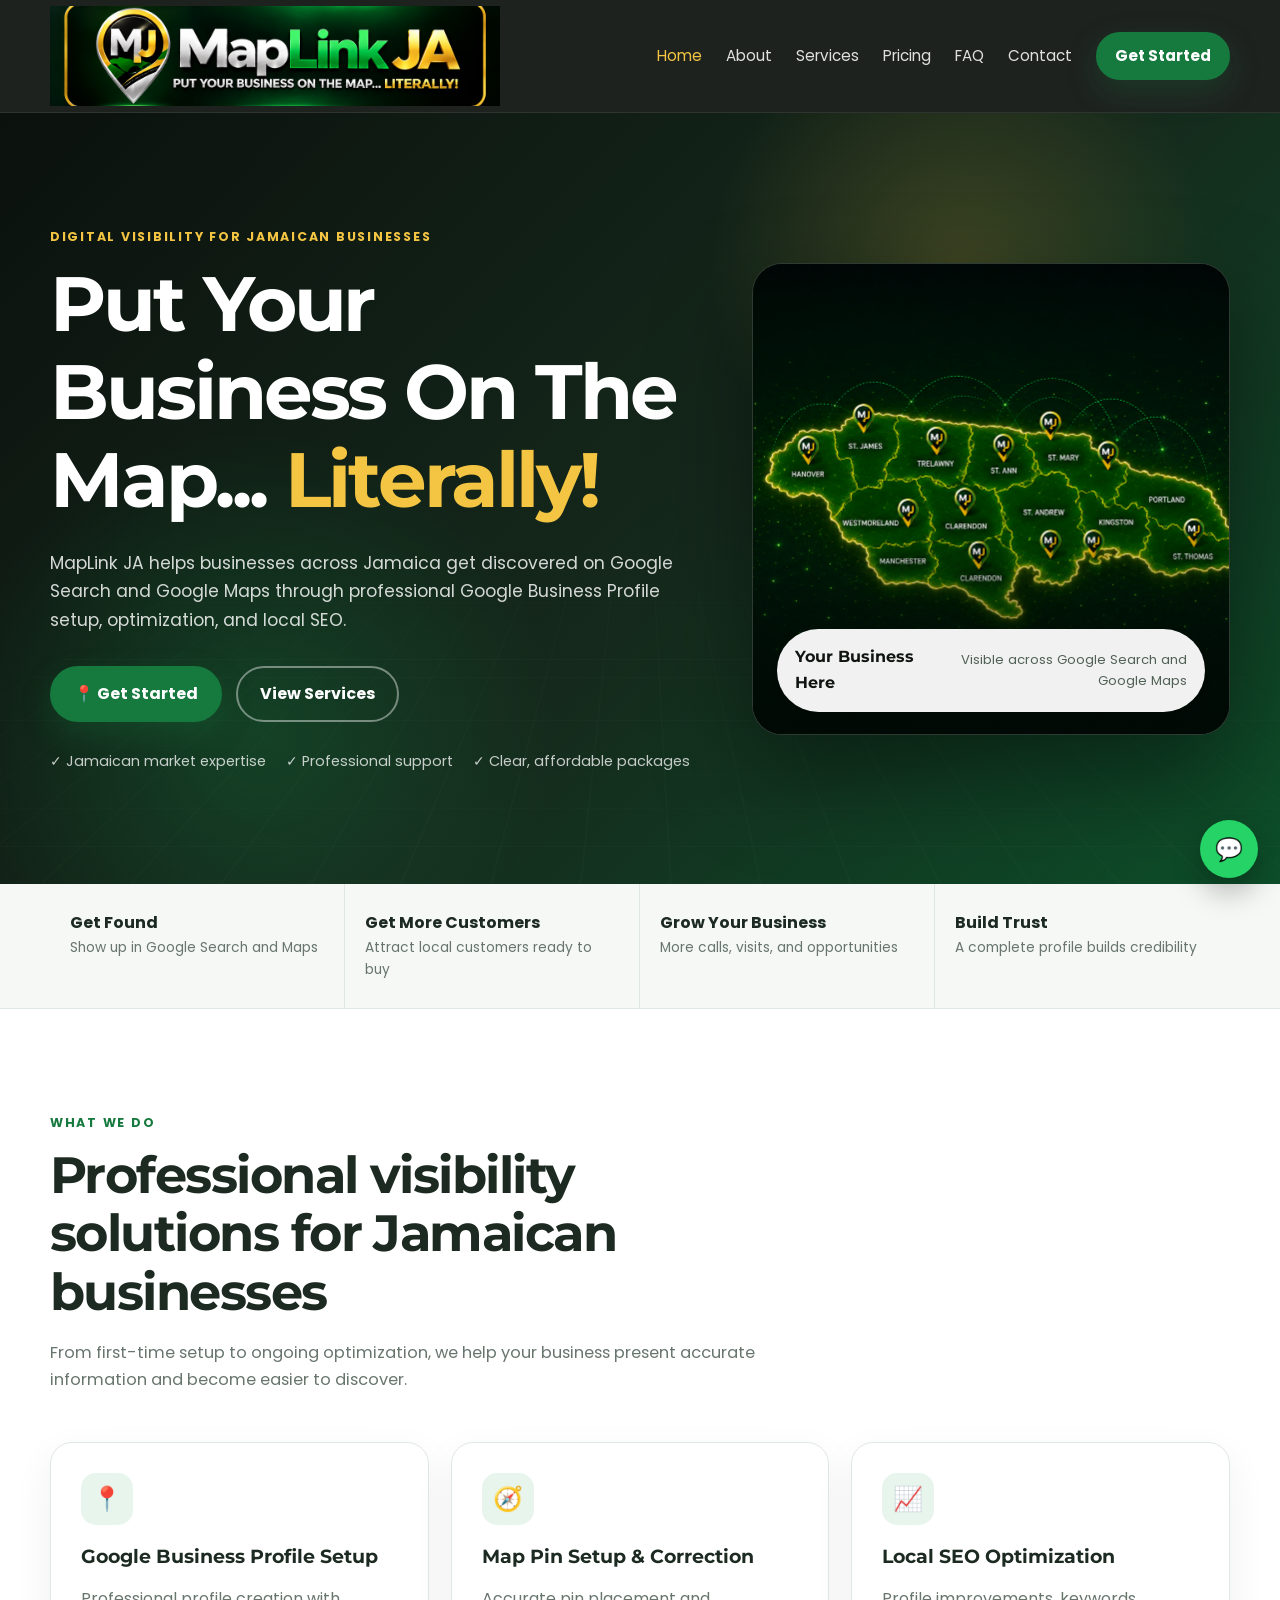
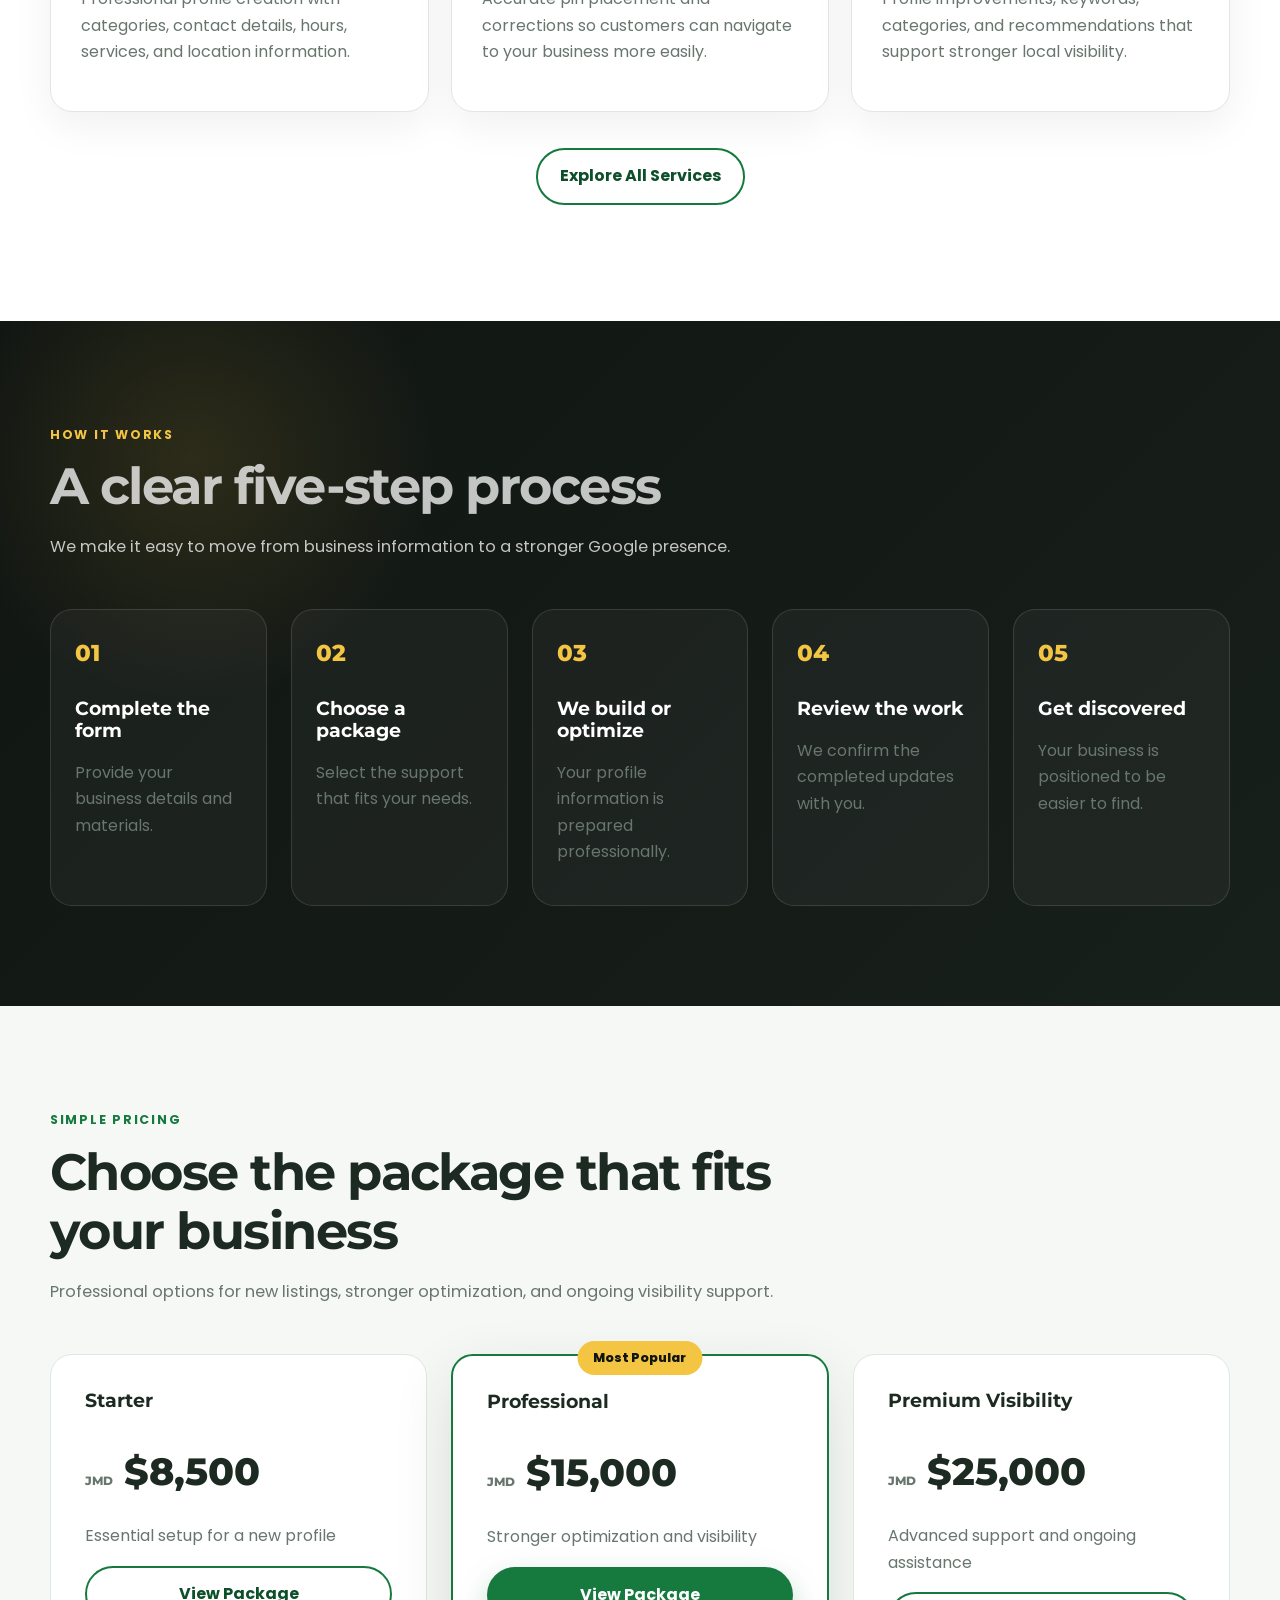
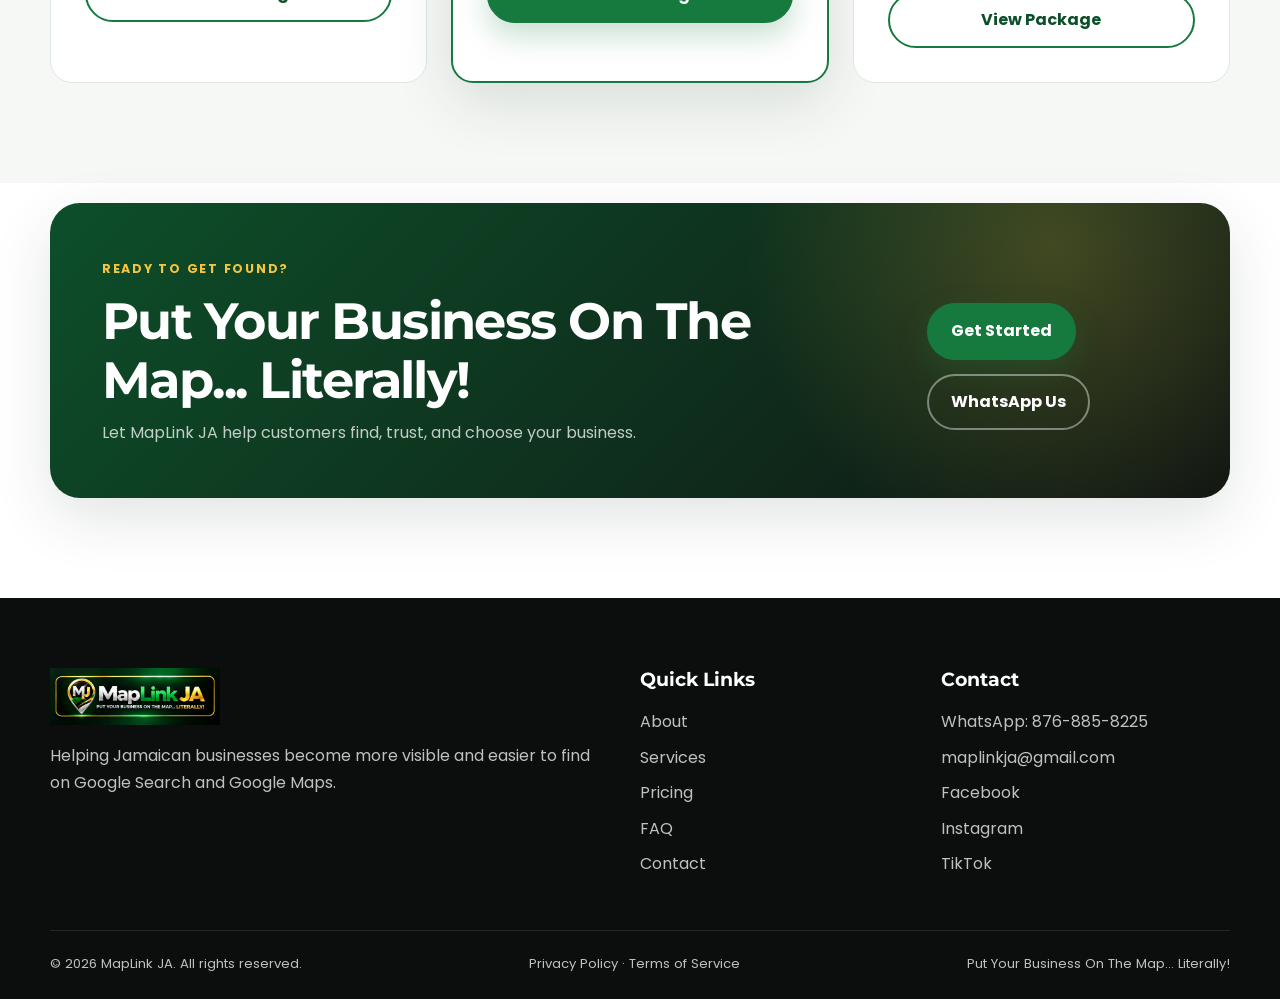
<file: index.html>
<!DOCTYPE html>
<html lang="en">
<head>
<meta charset="UTF-8"><meta name="viewport" content="width=device-width, initial-scale=1.0">
<meta name="description" content="MapLink JA helps Jamaican businesses get found on Google Maps and Google Search through Google Business Profile setup, optimization, and local SEO."><meta name="author" content="MapLink JA">
<meta property="og:title" content="MapLink JA | Put Your Business On The Map"><meta property="og:description" content="MapLink JA helps Jamaican businesses get found on Google Maps and Google Search through Google Business Profile setup, optimization, and local SEO."><meta property="og:type" content="website"><meta property="og:url" content="https://maplinkjamaica.com"><meta property="og:image" content="images/maplink-ja-logo-horizontal.png">
<title>MapLink JA | Put Your Business On The Map</title>
<link rel="icon" type="image/x-icon" href="images/maplink-ja-sharp-favicon.ico">
<link rel="icon" type="image/png" sizes="48x48" href="images/maplink-ja-sharp-favicon-48x48.png">
<link rel="apple-touch-icon" sizes="180x180" href="images/maplink-ja-sharp-favicon-180x180.png">
<link rel="preconnect" href="https://fonts.googleapis.com"><link rel="preconnect" href="https://fonts.gstatic.com" crossorigin>
<link href="https://fonts.googleapis.com/css2?family=Montserrat:wght@600;700;800&family=Poppins:wght@400;500;600&display=swap" rel="stylesheet">
<link rel="stylesheet" href="css/style.css"><script defer src="js/main.js"></script>
</head><body><a class="skip-link" href="#main-content">Skip to content</a>
<header class="site-header" id="top"><div class="container nav-wrap"><a class="brand" href="index.html" aria-label="MapLink JA home"><img src="images/maplink-ja-logo-horizontal.png" alt="MapLink JA logo"></a><button class="menu-toggle" aria-label="Open navigation" aria-expanded="false" aria-controls="site-nav"><span></span><span></span><span></span></button><nav id="site-nav" class="site-nav" aria-label="Primary navigation"><a href="index.html" aria-current="page" class="active">Home</a>
<a href="about.html">About</a>
<a href="services.html">Services</a>
<a href="pricing.html">Pricing</a>
<a href="faq.html">FAQ</a>
<a href="contact.html">Contact</a><a class="btn btn-small" href="contact.html">Get Started</a></nav></div></header>
<main id="main-content"><section class="hero"><div class="hero-grid"></div><div class="container hero-content"><div class="hero-copy reveal"><span class="eyebrow">Digital visibility for Jamaican businesses</span><h1>Put Your Business On The Map... <span>Literally!</span></h1><p>MapLink JA helps businesses across Jamaica get discovered on Google Search and Google Maps through professional Google Business Profile setup, optimization, and local SEO.</p><div class="hero-actions"><a class="btn" href="contact.html">📍 Get Started</a><a class="btn btn-outline" href="services.html">View Services</a></div><div class="hero-points"><span>✓ Jamaican market expertise</span><span>✓ Professional support</span><span>✓ Clear, affordable packages</span></div></div><div class="hero-visual reveal"><figure class="approved-home-visual"><img src="images/home-hero-jamaica-map.png" alt="Digital map of Jamaica with connected MapLink JA location pins"><figcaption><strong>Your Business Here</strong><span>Visible across Google Search and Google Maps</span></figcaption></figure></div></div></section>
<section class="trust-strip"><div class="container trust-grid"><div><strong>Get Found</strong><span>Show up in Google Search and Maps</span></div><div><strong>Get More Customers</strong><span>Attract local customers ready to buy</span></div><div><strong>Grow Your Business</strong><span>More calls, visits, and opportunities</span></div><div><strong>Build Trust</strong><span>A complete profile builds credibility</span></div></div></section>
<section class="section"><div class="container"><div class="section-heading reveal"><span class="eyebrow">What we do</span><h2>Professional visibility solutions for Jamaican businesses</h2><p>From first-time setup to ongoing optimization, we help your business present accurate information and become easier to discover.</p></div><div class="card-grid"><article class="service-card reveal"><div class="icon">📍</div><h3>Google Business Profile Setup</h3><p>Professional profile creation with categories, contact details, hours, services, and location information.</p></article><article class="service-card reveal"><div class="icon">🧭</div><h3>Map Pin Setup & Correction</h3><p>Accurate pin placement and corrections so customers can navigate to your business more easily.</p></article><article class="service-card reveal"><div class="icon">📈</div><h3>Local SEO Optimization</h3><p>Profile improvements, keywords, categories, and recommendations that support stronger local visibility.</p></article></div><p class="center-action reveal"><a class="btn btn-outline-dark" href="services.html">Explore All Services</a></p></div></section>
<section class="section section-dark"><div class="container"><div class="section-heading light reveal"><span class="eyebrow">How it works</span><h2>A clear five-step process</h2><p>We make it easy to move from business information to a stronger Google presence.</p></div><div class="steps steps-five"><article class="step reveal"><span class="step-number">01</span><h3>Complete the form</h3><p>Provide your business details and materials.</p></article><article class="step reveal"><span class="step-number">02</span><h3>Choose a package</h3><p>Select the support that fits your needs.</p></article><article class="step reveal"><span class="step-number">03</span><h3>We build or optimize</h3><p>Your profile information is prepared professionally.</p></article><article class="step reveal"><span class="step-number">04</span><h3>Review the work</h3><p>We confirm the completed updates with you.</p></article><article class="step reveal"><span class="step-number">05</span><h3>Get discovered</h3><p>Your business is positioned to be easier to find.</p></article></div></div></section>
<section class="section pricing-section"><div class="container"><div class="section-heading reveal"><span class="eyebrow">Simple pricing</span><h2>Choose the package that fits your business</h2><p>Professional options for new listings, stronger optimization, and ongoing visibility support.</p></div><div class="pricing-grid"><article class="price-card reveal"><h3>Starter</h3><p class="price"><span>JMD</span> $8,500</p><p class="price-note">Essential setup for a new profile</p><a class="btn btn-outline-dark" href="pricing.html">View Package</a></article><article class="price-card featured reveal"><span class="popular">Most Popular</span><h3>Professional</h3><p class="price"><span>JMD</span> $15,000</p><p class="price-note">Stronger optimization and visibility</p><a class="btn" href="pricing.html">View Package</a></article><article class="price-card reveal"><h3>Premium Visibility</h3><p class="price"><span>JMD</span> $25,000</p><p class="price-note">Advanced support and ongoing assistance</p><a class="btn btn-outline-dark" href="pricing.html">View Package</a></article></div></div></section>
<section class="cta-section"><div class="container cta-card reveal"><div><span class="eyebrow">Ready to get found?</span><h2>Put Your Business On The Map... Literally!</h2><p>Let MapLink JA help customers find, trust, and choose your business.</p></div><div class="cta-actions"><a class="btn" href="contact.html">Get Started</a><a class="btn btn-outline" href="https://wa.me/18768858225" target="_blank" rel="noopener">WhatsApp Us</a></div></div></section></main>
<a class="whatsapp-float" href="https://wa.me/18768858225?text=Hello%20MapLink%20JA%2C%20I%20would%20like%20help%20putting%20my%20business%20on%20the%20map." target="_blank" rel="noopener" aria-label="Contact MapLink JA on WhatsApp"><span>💬</span></a>
<footer class="site-footer"><div class="container footer-grid"><div><img src="images/maplink-ja-logo-horizontal.png" alt="MapLink JA" class="footer-logo"><p>Helping Jamaican businesses become more visible and easier to find on Google Search and Google Maps.</p></div><div><h3>Quick Links</h3><a href="about.html">About</a><a href="services.html">Services</a><a href="pricing.html">Pricing</a><a href="faq.html">FAQ</a><a href="contact.html">Contact</a></div><div><h3>Contact</h3><a href="https://wa.me/18768858225" target="_blank" rel="noopener">WhatsApp: 876-885-8225</a><a href="mailto:maplinkja@gmail.com">maplinkja@gmail.com</a><a href="https://www.facebook.com/share/19GiQzsgYb/" target="_blank" rel="noopener">Facebook</a><a href="https://www.instagram.com/maplinkja" target="_blank" rel="noopener">Instagram</a><a href="https://www.tiktok.com/@_maplinkja" target="_blank" rel="noopener">TikTok</a></div></div><div class="container footer-bottom"><span>© <span id="current-year"></span> MapLink JA. All rights reserved.</span><span><a href="privacy.html">Privacy Policy</a> · <a href="terms.html">Terms of Service</a></span><span>Put Your Business On The Map... Literally!</span></div></footer></body></html>
</file>
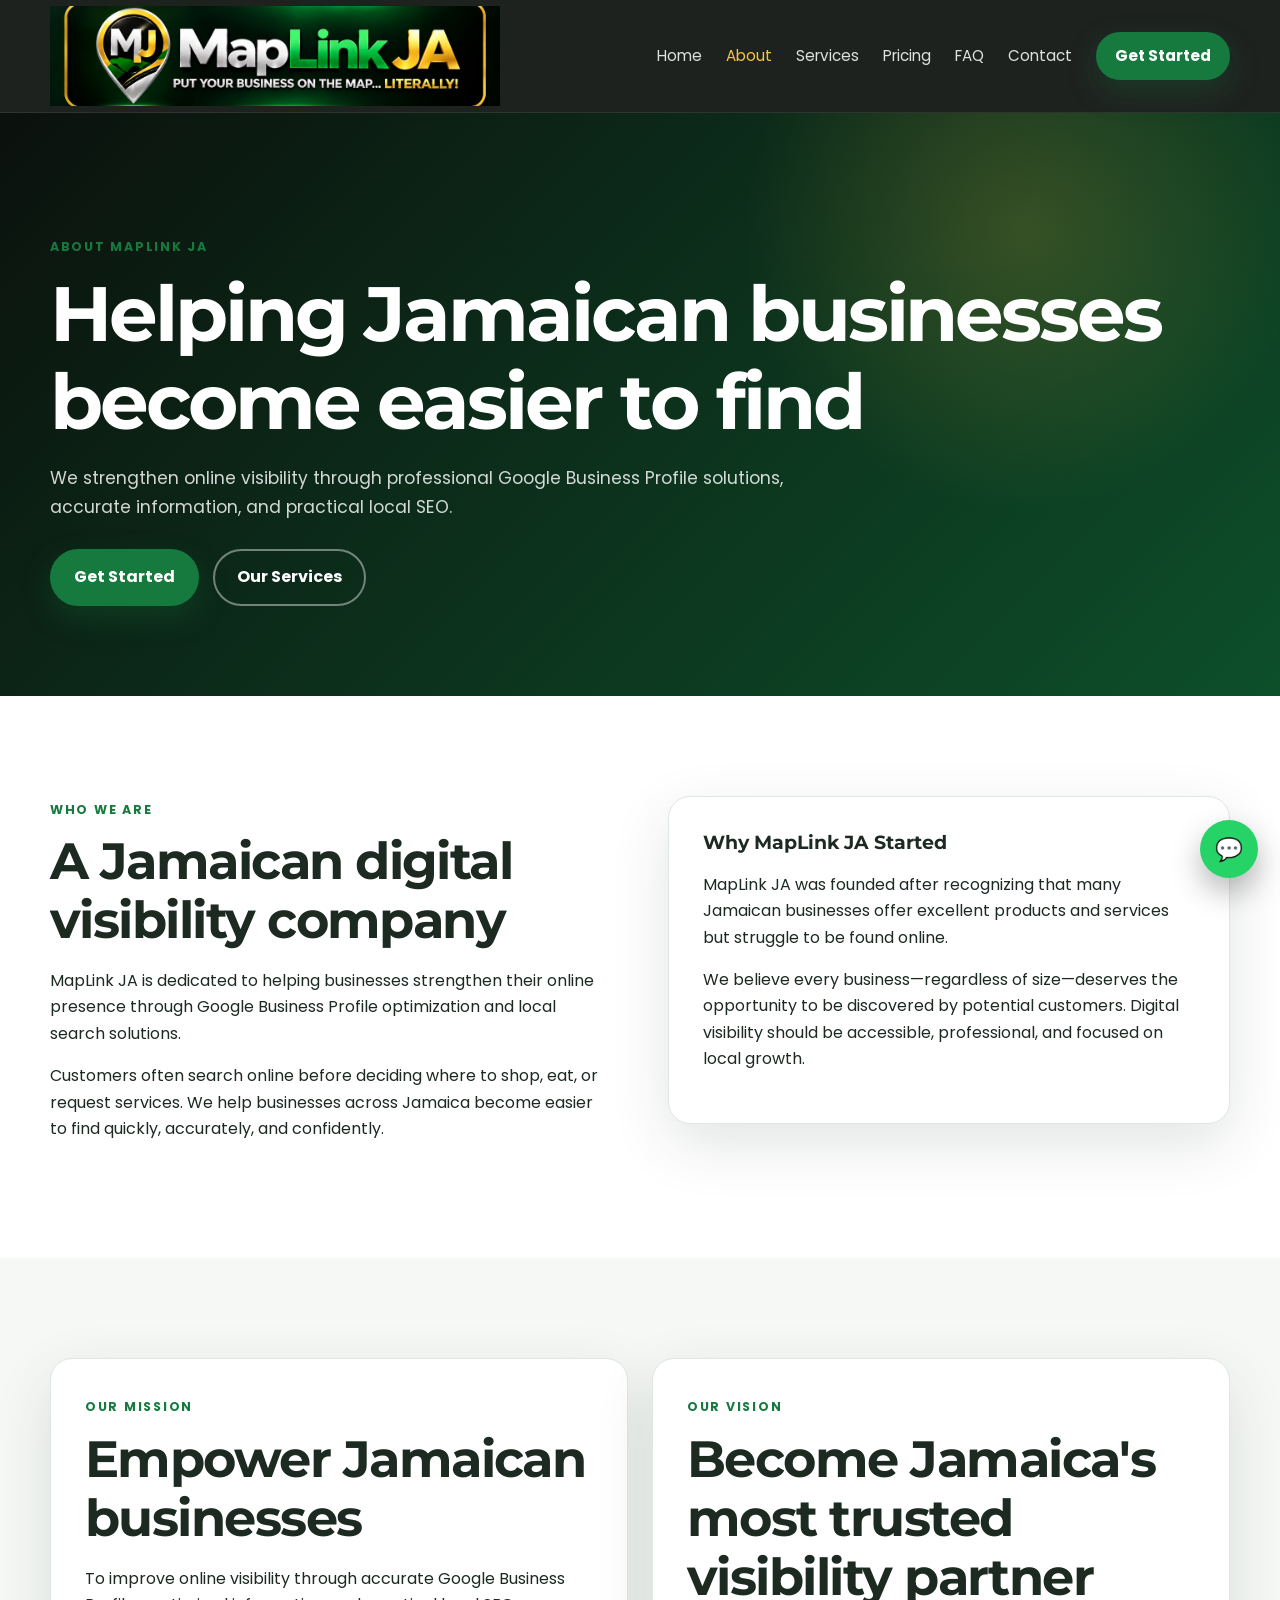
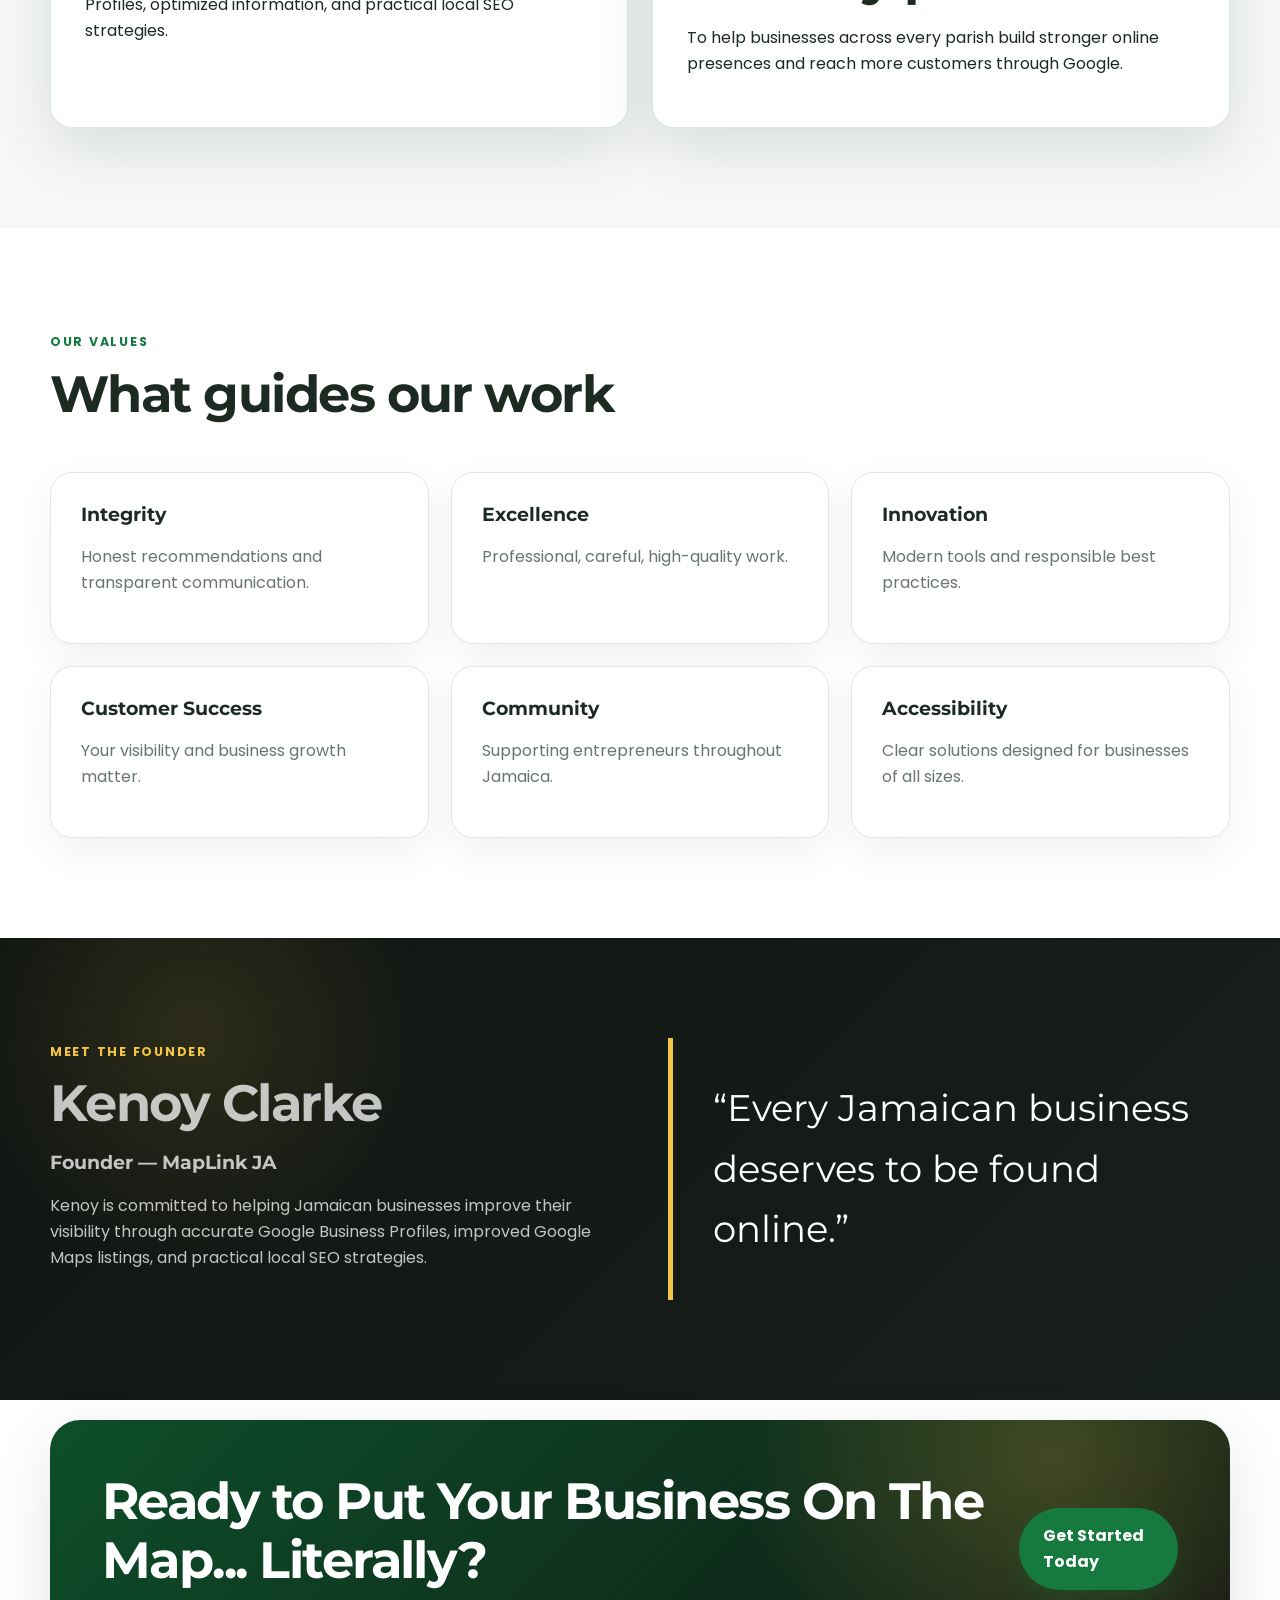
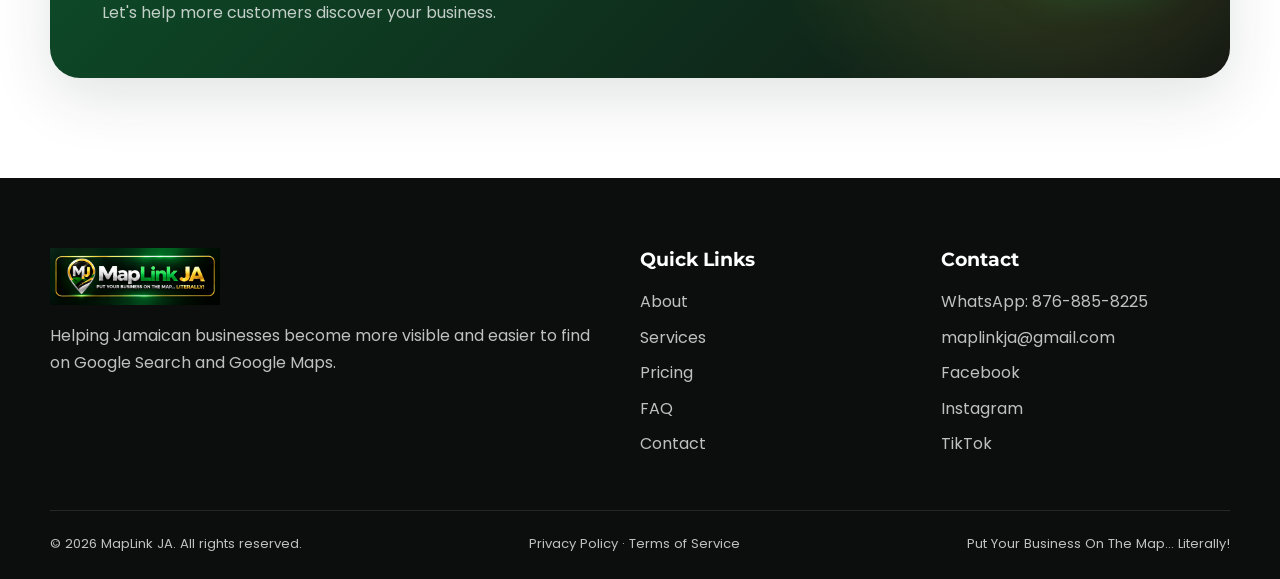
<file: about.html>
<!DOCTYPE html>
<html lang="en">
<head>
<meta charset="UTF-8"><meta name="viewport" content="width=device-width, initial-scale=1.0">
<meta name="description" content="Learn about MapLink JA, our mission, vision, values, and commitment to helping Jamaican businesses get found online."><meta name="author" content="MapLink JA">
<meta property="og:title" content="About MapLink JA | Digital Visibility Jamaica"><meta property="og:description" content="Learn about MapLink JA, our mission, vision, values, and commitment to helping Jamaican businesses get found online."><meta property="og:type" content="website"><meta property="og:url" content="https://maplinkjamaica.com"><meta property="og:image" content="images/maplink-ja-logo-horizontal.png">
<title>About MapLink JA | Digital Visibility Jamaica</title>
<link rel="preconnect" href="https://fonts.googleapis.com"><link rel="preconnect" href="https://fonts.gstatic.com" crossorigin>
<link href="https://fonts.googleapis.com/css2?family=Montserrat:wght@600;700;800&family=Poppins:wght@400;500;600&display=swap" rel="stylesheet">
<link rel="stylesheet" href="css/style.css"><script defer src="js/main.js"></script>
</head><body><a class="skip-link" href="#main-content">Skip to content</a>
<header class="site-header" id="top"><div class="container nav-wrap"><a class="brand" href="index.html" aria-label="MapLink JA home"><img src="images/maplink-ja-logo-horizontal.png" alt="MapLink JA logo"></a><button class="menu-toggle" aria-label="Open navigation" aria-expanded="false" aria-controls="site-nav"><span></span><span></span><span></span></button><nav id="site-nav" class="site-nav" aria-label="Primary navigation"><a href="index.html">Home</a>
<a href="about.html" aria-current="page" class="active">About</a>
<a href="services.html">Services</a>
<a href="pricing.html">Pricing</a>
<a href="faq.html">FAQ</a>
<a href="contact.html">Contact</a><a class="btn btn-small" href="contact.html">Get Started</a></nav></div></header>
<main id="main-content"><section class="page-hero"><div class="container reveal"><span class="eyebrow">About MapLink JA</span><h1>Helping Jamaican businesses become easier to find</h1><p>We strengthen online visibility through professional Google Business Profile solutions, accurate information, and practical local SEO.</p><div class="hero-actions"><a class="btn" href="contact.html">Get Started</a><a class="btn btn-outline" href="services.html">Our Services</a></div></div></section><section class="section"><div class="container split-layout"><div class="reveal"><span class="eyebrow">Who we are</span><h2>A Jamaican digital visibility company</h2><p>MapLink JA is dedicated to helping businesses strengthen their online presence through Google Business Profile optimization and local search solutions.</p><p>Customers often search online before deciding where to shop, eat, or request services. We help businesses across Jamaica become easier to find quickly, accurately, and confidently.</p></div><div class="info-panel reveal"><h3>Why MapLink JA Started</h3><p>MapLink JA was founded after recognizing that many Jamaican businesses offer excellent products and services but struggle to be found online.</p><p>We believe every business—regardless of size—deserves the opportunity to be discovered by potential customers. Digital visibility should be accessible, professional, and focused on local growth.</p></div></div></section>
<section class="section section-soft"><div class="container"><div class="two-card-grid"><article class="feature-panel reveal"><span class="eyebrow">Our mission</span><h2>Empower Jamaican businesses</h2><p>To improve online visibility through accurate Google Business Profiles, optimized information, and practical local SEO strategies.</p></article><article class="feature-panel reveal"><span class="eyebrow">Our vision</span><h2>Become Jamaica's most trusted visibility partner</h2><p>To help businesses across every parish build stronger online presences and reach more customers through Google.</p></article></div></div></section>
<section class="section"><div class="container"><div class="section-heading reveal"><span class="eyebrow">Our values</span><h2>What guides our work</h2></div><div class="card-grid"><article class="service-card reveal"><h3>Integrity</h3><p>Honest recommendations and transparent communication.</p></article><article class="service-card reveal"><h3>Excellence</h3><p>Professional, careful, high-quality work.</p></article><article class="service-card reveal"><h3>Innovation</h3><p>Modern tools and responsible best practices.</p></article><article class="service-card reveal"><h3>Customer Success</h3><p>Your visibility and business growth matter.</p></article><article class="service-card reveal"><h3>Community</h3><p>Supporting entrepreneurs throughout Jamaica.</p></article><article class="service-card reveal"><h3>Accessibility</h3><p>Clear solutions designed for businesses of all sizes.</p></article></div></div></section>
<section class="section section-dark"><div class="container split-layout"><div class="reveal"><span class="eyebrow">Meet the founder</span><h2>Kenoy Clarke</h2><h3>Founder — MapLink JA</h3><p>Kenoy is committed to helping Jamaican businesses improve their visibility through accurate Google Business Profiles, improved Google Maps listings, and practical local SEO strategies.</p></div><blockquote class="founder-quote reveal">“Every Jamaican business deserves to be found online.”</blockquote></div></section>
<section class="cta-section"><div class="container cta-card reveal"><div><h2>Ready to Put Your Business On The Map... Literally?</h2><p>Let's help more customers discover your business.</p></div><a class="btn" href="contact.html">Get Started Today</a></div></section></main>
<a class="whatsapp-float" href="https://wa.me/18768858225?text=Hello%20MapLink%20JA%2C%20I%20would%20like%20help%20putting%20my%20business%20on%20the%20map." target="_blank" rel="noopener" aria-label="Contact MapLink JA on WhatsApp"><span>💬</span></a>
<footer class="site-footer"><div class="container footer-grid"><div><img src="images/maplink-ja-logo-horizontal.png" alt="MapLink JA" class="footer-logo"><p>Helping Jamaican businesses become more visible and easier to find on Google Search and Google Maps.</p></div><div><h3>Quick Links</h3><a href="about.html">About</a><a href="services.html">Services</a><a href="pricing.html">Pricing</a><a href="faq.html">FAQ</a><a href="contact.html">Contact</a></div><div><h3>Contact</h3><a href="https://wa.me/18768858225" target="_blank" rel="noopener">WhatsApp: 876-885-8225</a><a href="mailto:maplinkja@gmail.com">maplinkja@gmail.com</a><a href="https://www.facebook.com/share/19GiQzsgYb/" target="_blank" rel="noopener">Facebook</a><a href="https://www.instagram.com/maplinkja" target="_blank" rel="noopener">Instagram</a><a href="https://www.tiktok.com/@_maplinkja" target="_blank" rel="noopener">TikTok</a></div></div><div class="container footer-bottom"><span>© <span id="current-year"></span> MapLink JA. All rights reserved.</span><span><a href="privacy.html">Privacy Policy</a> · <a href="terms.html">Terms of Service</a></span><span>Put Your Business On The Map... Literally!</span></div></footer></body></html>
</file>
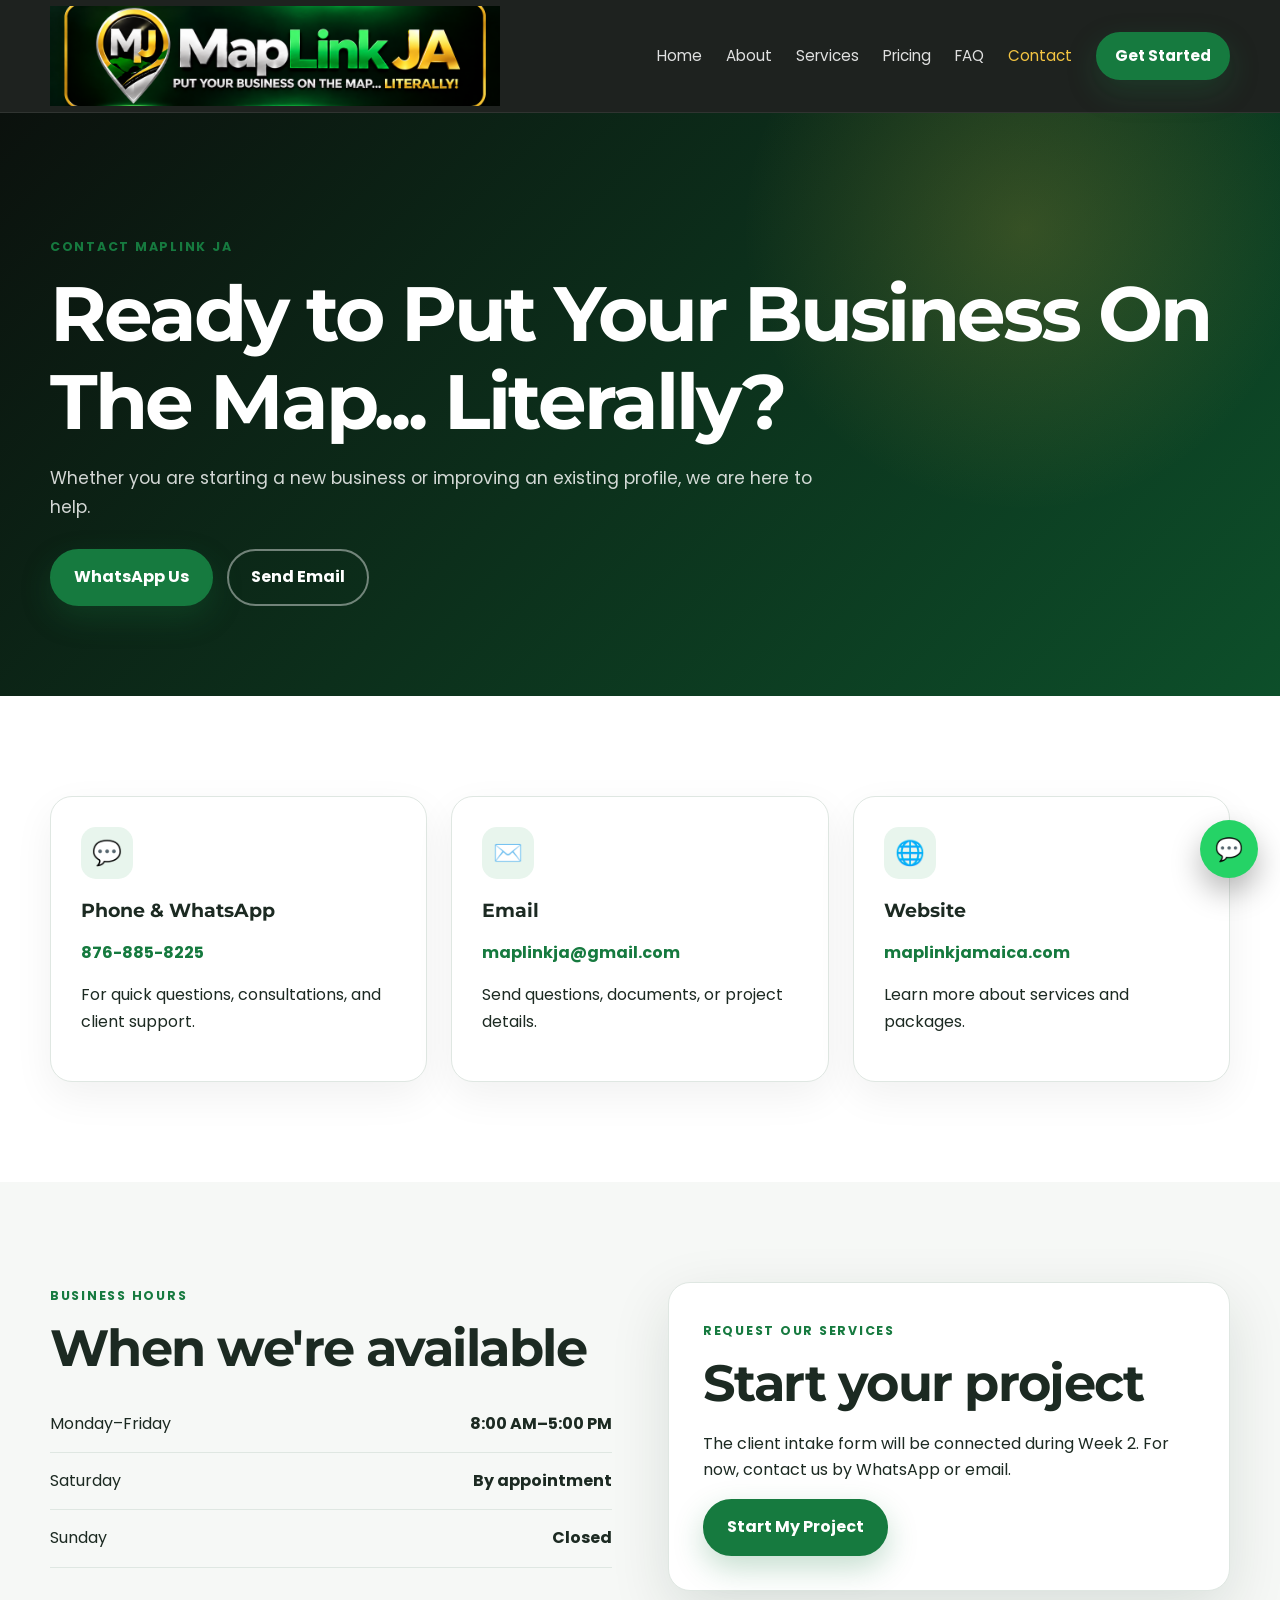
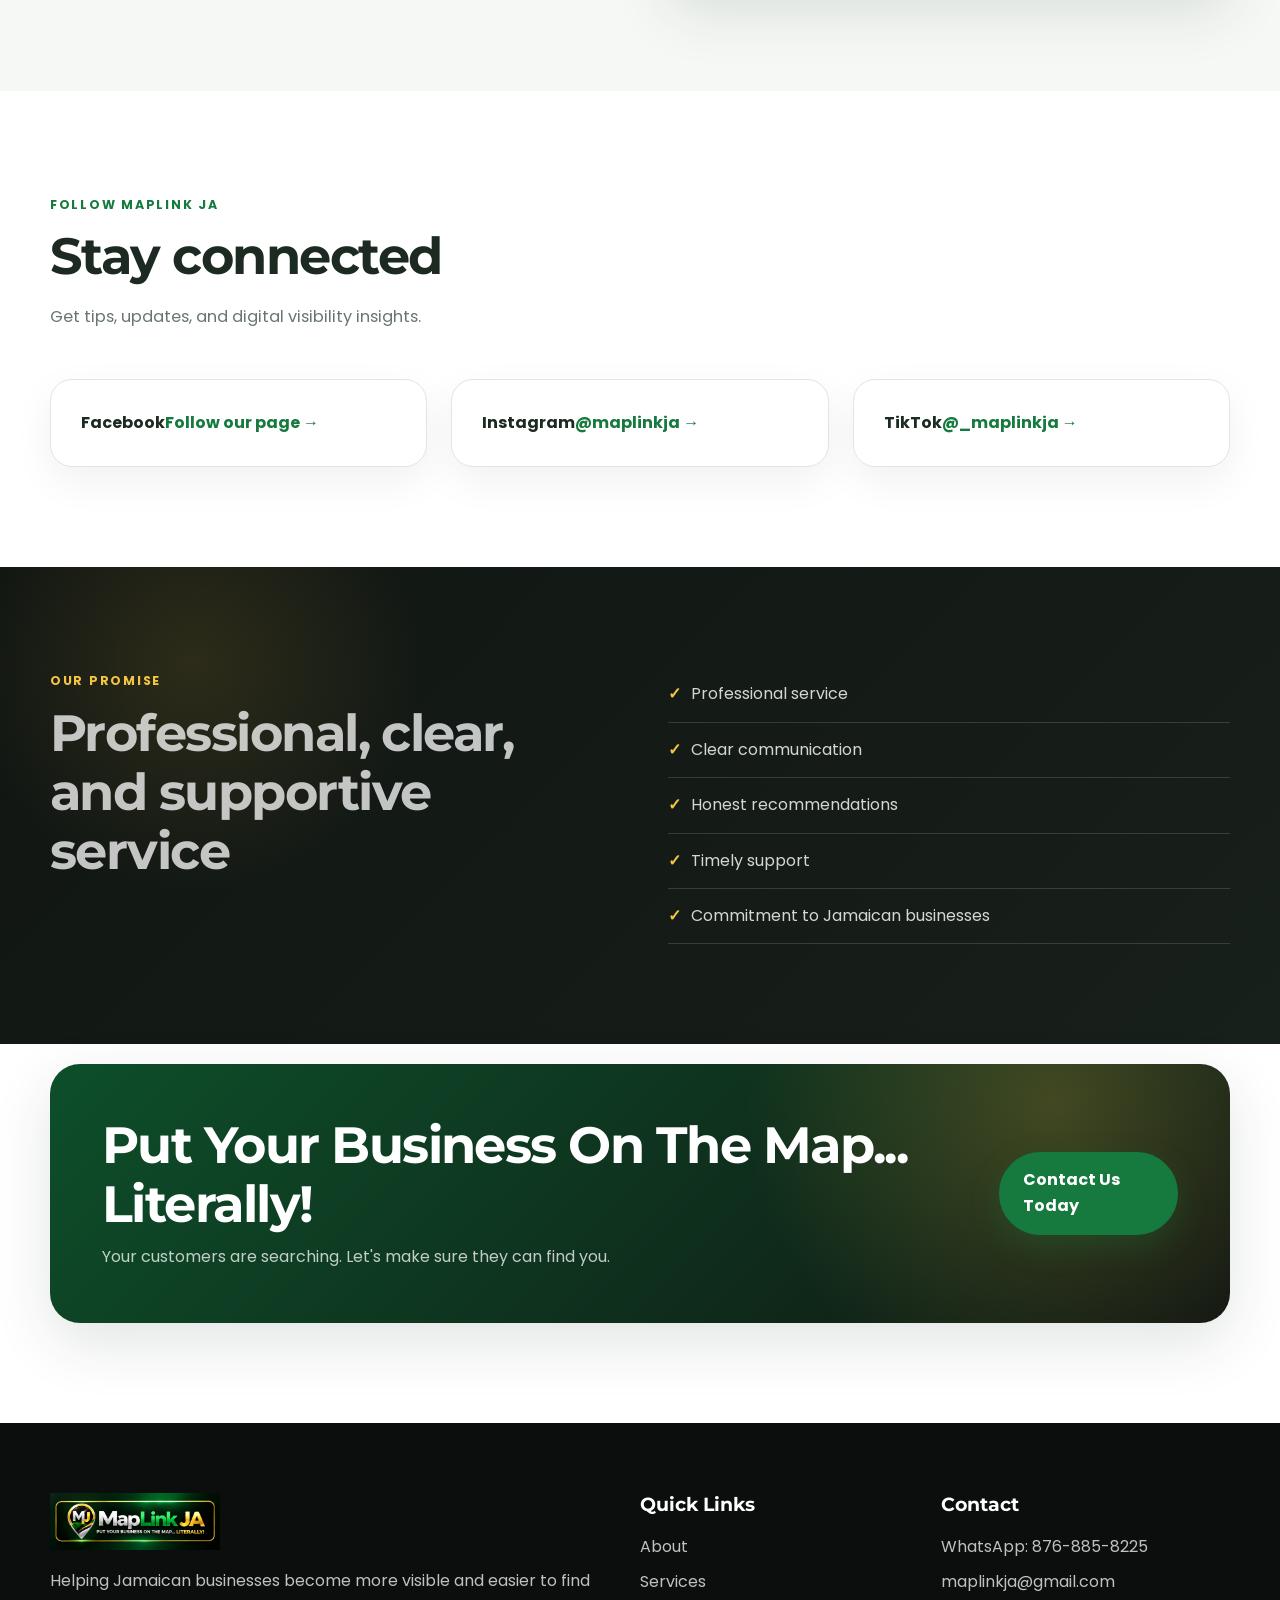
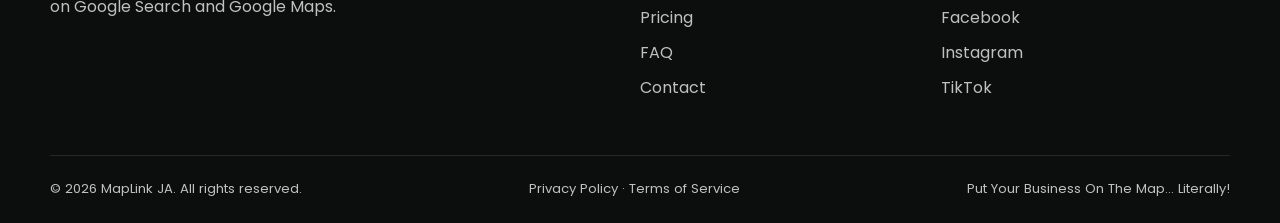
<file: contact.html>
<!DOCTYPE html>
<html lang="en">
<head>
<meta charset="UTF-8"><meta name="viewport" content="width=device-width, initial-scale=1.0">
<meta name="description" content="Contact MapLink JA by WhatsApp, email, or social media to request Google Business Profile services."><meta name="author" content="MapLink JA">
<meta property="og:title" content="Contact MapLink JA"><meta property="og:description" content="Contact MapLink JA by WhatsApp, email, or social media to request Google Business Profile services."><meta property="og:type" content="website"><meta property="og:url" content="https://maplinkjamaica.com"><meta property="og:image" content="images/maplink-ja-logo-horizontal.png">
<title>Contact MapLink JA</title>
<link rel="preconnect" href="https://fonts.googleapis.com"><link rel="preconnect" href="https://fonts.gstatic.com" crossorigin>
<link href="https://fonts.googleapis.com/css2?family=Montserrat:wght@600;700;800&family=Poppins:wght@400;500;600&display=swap" rel="stylesheet">
<link rel="stylesheet" href="css/style.css"><script defer src="js/main.js"></script>
</head><body><a class="skip-link" href="#main-content">Skip to content</a>
<header class="site-header" id="top"><div class="container nav-wrap"><a class="brand" href="index.html" aria-label="MapLink JA home"><img src="images/maplink-ja-logo-horizontal.png" alt="MapLink JA logo"></a><button class="menu-toggle" aria-label="Open navigation" aria-expanded="false" aria-controls="site-nav"><span></span><span></span><span></span></button><nav id="site-nav" class="site-nav" aria-label="Primary navigation"><a href="index.html">Home</a>
<a href="about.html">About</a>
<a href="services.html">Services</a>
<a href="pricing.html">Pricing</a>
<a href="faq.html">FAQ</a>
<a href="contact.html" aria-current="page" class="active">Contact</a><a class="btn btn-small" href="contact.html">Get Started</a></nav></div></header>
<main id="main-content"><section class="page-hero"><div class="container reveal"><span class="eyebrow">Contact MapLink JA</span><h1>Ready to Put Your Business On The Map... Literally?</h1><p>Whether you are starting a new business or improving an existing profile, we are here to help.</p><div class="hero-actions"><a class="btn" href="https://wa.me/18768858225" target="_blank" rel="noopener">WhatsApp Us</a><a class="btn btn-outline" href="mailto:maplinkja@gmail.com?subject=MapLink%20JA%20Service%20Inquiry">Send Email</a></div></div></section><section class="section"><div class="container contact-grid"><article class="contact-card reveal"><span class="icon">💬</span><h3>Phone & WhatsApp</h3><a href="https://wa.me/18768858225" target="_blank" rel="noopener">876-885-8225</a><p>For quick questions, consultations, and client support.</p></article><article class="contact-card reveal"><span class="icon">✉️</span><h3>Email</h3><a href="mailto:maplinkja@gmail.com">maplinkja@gmail.com</a><p>Send questions, documents, or project details.</p></article><article class="contact-card reveal"><span class="icon">🌐</span><h3>Website</h3><a href="https://maplinkjamaica.com">maplinkjamaica.com</a><p>Learn more about services and packages.</p></article></div></section>
<section class="section section-soft"><div class="container split-layout"><div class="reveal"><span class="eyebrow">Business hours</span><h2>When we're available</h2><div class="hours-list"><div><span>Monday–Friday</span><strong>8:00 AM–5:00 PM</strong></div><div><span>Saturday</span><strong>By appointment</strong></div><div><span>Sunday</span><strong>Closed</strong></div></div></div><div class="info-panel reveal"><span class="eyebrow">Request our services</span><h2>Start your project</h2><p>The client intake form will be connected during Week 2. For now, contact us by WhatsApp or email.</p><a class="btn" href="https://wa.me/18768858225?text=Hello%20MapLink%20JA%2C%20I%20am%20ready%20to%20start%20my%20project." target="_blank" rel="noopener">Start My Project</a></div></div></section>
<section class="section"><div class="container"><div class="section-heading reveal"><span class="eyebrow">Follow MapLink JA</span><h2>Stay connected</h2><p>Get tips, updates, and digital visibility insights.</p></div><div class="social-grid"><a class="social-card reveal" href="https://www.facebook.com/share/19GiQzsgYb/" target="_blank" rel="noopener"><strong>Facebook</strong><span>Follow our page →</span></a><a class="social-card reveal" href="https://www.instagram.com/maplinkja" target="_blank" rel="noopener"><strong>Instagram</strong><span>@maplinkja →</span></a><a class="social-card reveal" href="https://www.tiktok.com/@_maplinkja" target="_blank" rel="noopener"><strong>TikTok</strong><span>@_maplinkja →</span></a></div></div></section>
<section class="section section-dark"><div class="container split-layout"><div class="reveal"><span class="eyebrow">Our promise</span><h2>Professional, clear, and supportive service</h2></div><ul class="benefit-list light-list reveal"><li>Professional service</li><li>Clear communication</li><li>Honest recommendations</li><li>Timely support</li><li>Commitment to Jamaican businesses</li></ul></div></section>
<section class="cta-section"><div class="container cta-card reveal"><div><h2>Put Your Business On The Map... Literally!</h2><p>Your customers are searching. Let's make sure they can find you.</p></div><a class="btn" href="https://wa.me/18768858225" target="_blank" rel="noopener">Contact Us Today</a></div></section></main>
<a class="whatsapp-float" href="https://wa.me/18768858225?text=Hello%20MapLink%20JA%2C%20I%20would%20like%20help%20putting%20my%20business%20on%20the%20map." target="_blank" rel="noopener" aria-label="Contact MapLink JA on WhatsApp"><span>💬</span></a>
<footer class="site-footer"><div class="container footer-grid"><div><img src="images/maplink-ja-logo-horizontal.png" alt="MapLink JA" class="footer-logo"><p>Helping Jamaican businesses become more visible and easier to find on Google Search and Google Maps.</p></div><div><h3>Quick Links</h3><a href="about.html">About</a><a href="services.html">Services</a><a href="pricing.html">Pricing</a><a href="faq.html">FAQ</a><a href="contact.html">Contact</a></div><div><h3>Contact</h3><a href="https://wa.me/18768858225" target="_blank" rel="noopener">WhatsApp: 876-885-8225</a><a href="mailto:maplinkja@gmail.com">maplinkja@gmail.com</a><a href="https://www.facebook.com/share/19GiQzsgYb/" target="_blank" rel="noopener">Facebook</a><a href="https://www.instagram.com/maplinkja" target="_blank" rel="noopener">Instagram</a><a href="https://www.tiktok.com/@_maplinkja" target="_blank" rel="noopener">TikTok</a></div></div><div class="container footer-bottom"><span>© <span id="current-year"></span> MapLink JA. All rights reserved.</span><span><a href="privacy.html">Privacy Policy</a> · <a href="terms.html">Terms of Service</a></span><span>Put Your Business On The Map... Literally!</span></div></footer></body></html>
</file>
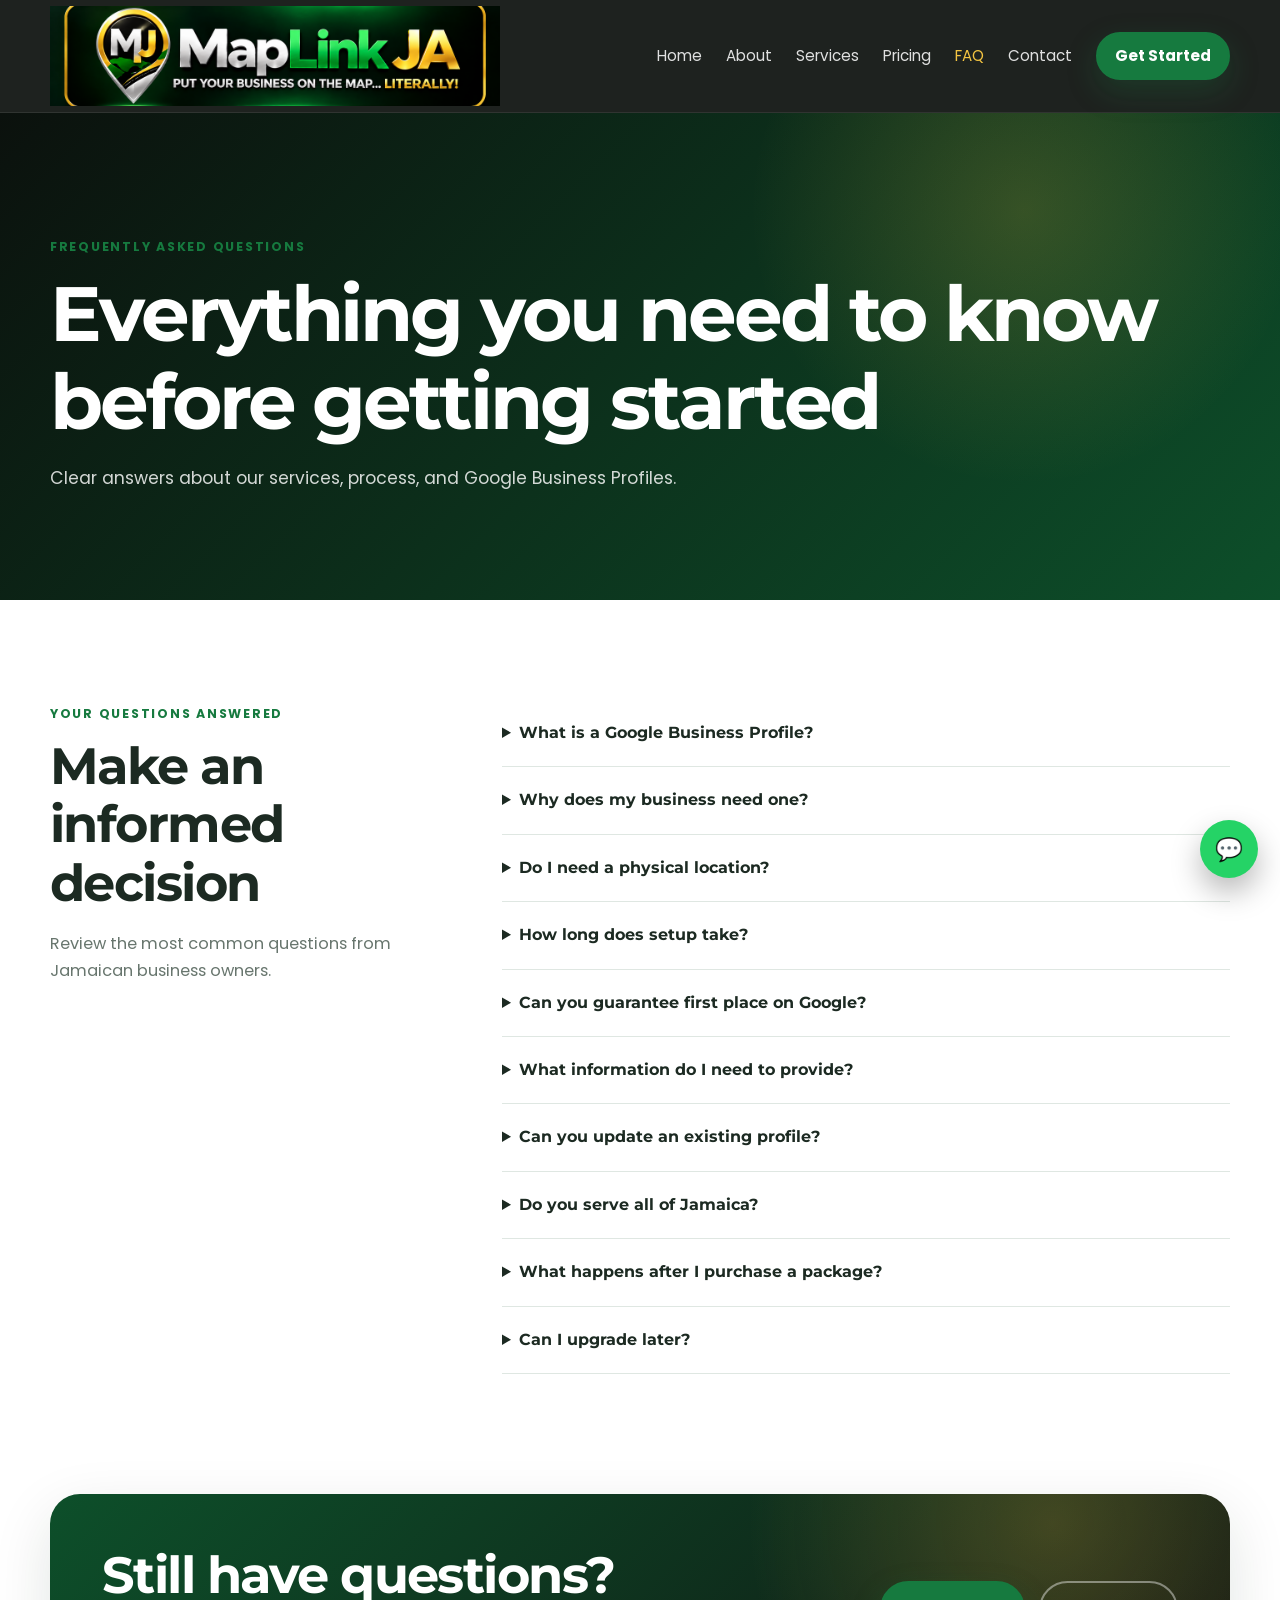
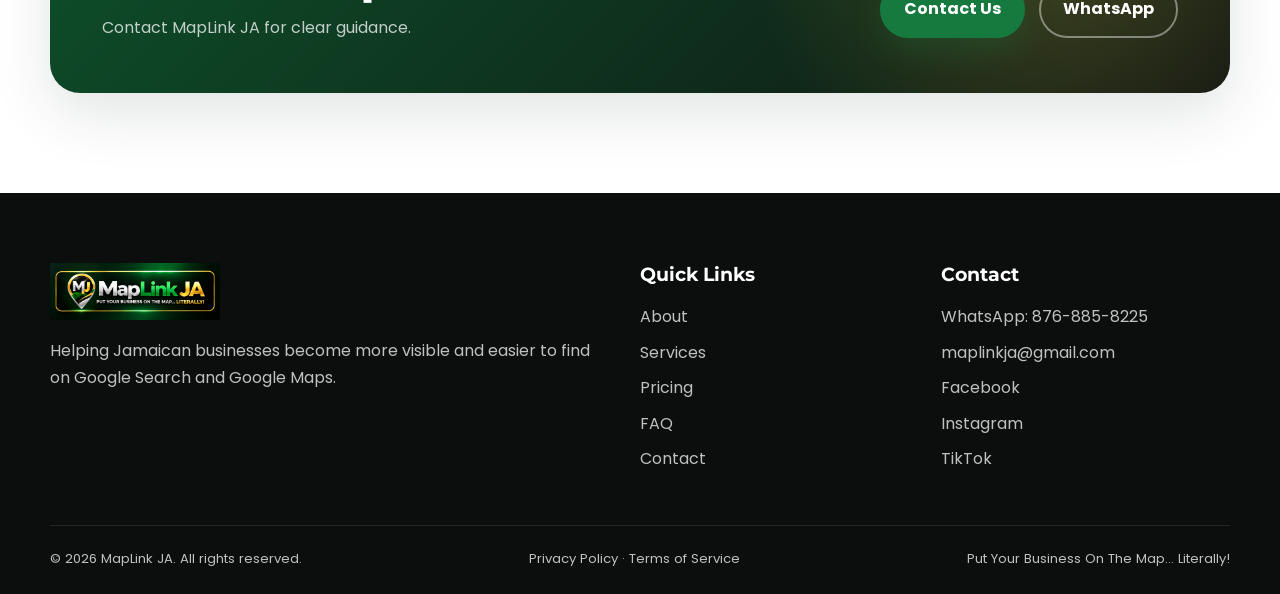
<file: faq.html>
<!DOCTYPE html>
<html lang="en">
<head>
<meta charset="UTF-8"><meta name="viewport" content="width=device-width, initial-scale=1.0">
<meta name="description" content="Answers to common questions about Google Business Profile setup, optimization, verification, and MapLink JA services."><meta name="author" content="MapLink JA">
<meta property="og:title" content="FAQ | MapLink JA"><meta property="og:description" content="Answers to common questions about Google Business Profile setup, optimization, verification, and MapLink JA services."><meta property="og:type" content="website"><meta property="og:url" content="https://maplinkjamaica.com"><meta property="og:image" content="images/maplink-ja-logo-horizontal.png">
<title>FAQ | MapLink JA</title>
<link rel="preconnect" href="https://fonts.googleapis.com"><link rel="preconnect" href="https://fonts.gstatic.com" crossorigin>
<link href="https://fonts.googleapis.com/css2?family=Montserrat:wght@600;700;800&family=Poppins:wght@400;500;600&display=swap" rel="stylesheet">
<link rel="stylesheet" href="css/style.css"><script defer src="js/main.js"></script>
</head><body><a class="skip-link" href="#main-content">Skip to content</a>
<header class="site-header" id="top"><div class="container nav-wrap"><a class="brand" href="index.html" aria-label="MapLink JA home"><img src="images/maplink-ja-logo-horizontal.png" alt="MapLink JA logo"></a><button class="menu-toggle" aria-label="Open navigation" aria-expanded="false" aria-controls="site-nav"><span></span><span></span><span></span></button><nav id="site-nav" class="site-nav" aria-label="Primary navigation"><a href="index.html">Home</a>
<a href="about.html">About</a>
<a href="services.html">Services</a>
<a href="pricing.html">Pricing</a>
<a href="faq.html" aria-current="page" class="active">FAQ</a>
<a href="contact.html">Contact</a><a class="btn btn-small" href="contact.html">Get Started</a></nav></div></header>
<main id="main-content"><section class="page-hero"><div class="container reveal"><span class="eyebrow">Frequently asked questions</span><h1>Everything you need to know before getting started</h1><p>Clear answers about our services, process, and Google Business Profiles.</p></div></section><section class="section"><div class="container faq-layout"><div class="section-heading reveal"><span class="eyebrow">Your questions answered</span><h2>Make an informed decision</h2><p>Review the most common questions from Jamaican business owners.</p></div><div class="accordion"><details class="reveal"><summary>What is a Google Business Profile?</summary><p>A free business listing that can display your contact information, hours, services, photos, reviews, and directions on Google Search and Google Maps.</p></details><details class="reveal"><summary>Why does my business need one?</summary><p>A complete and accurate profile makes it easier for customers to find, contact, and learn about your business.</p></details><details class="reveal"><summary>Do I need a physical location?</summary><p>Not always. Eligible service-area businesses can serve customers without displaying a public storefront, subject to Google policies.</p></details><details class="reveal"><summary>How long does setup take?</summary><p>Work begins after we receive the required information. Google verification and review times vary by business and verification method.</p></details><details class="reveal"><summary>Can you guarantee first place on Google?</summary><p>No. We use responsible best practices, but no provider can honestly guarantee a specific ranking.</p></details><details class="reveal"><summary>What information do I need to provide?</summary><p>Business name, category, phone, email, address or service area, hours, logo, photos, and services.</p></details><details class="reveal"><summary>Can you update an existing profile?</summary><p>Yes. We can improve information, map pins, descriptions, categories, photos, and other profile details.</p></details><details class="reveal"><summary>Do you serve all of Jamaica?</summary><p>Yes. We serve businesses across all 14 parishes.</p></details><details class="reveal"><summary>What happens after I purchase a package?</summary><p>You will receive instructions to complete our business information form. We then begin the agreed work and keep you informed.</p></details><details class="reveal"><summary>Can I upgrade later?</summary><p>Yes. You may upgrade as your business grows.</p></details></div></div></section><section class="cta-section"><div class="container cta-card reveal"><div><h2>Still have questions?</h2><p>Contact MapLink JA for clear guidance.</p></div><div class="cta-actions"><a class="btn" href="contact.html">Contact Us</a><a class="btn btn-outline" href="https://wa.me/18768858225" target="_blank" rel="noopener">WhatsApp</a></div></div></section></main>
<a class="whatsapp-float" href="https://wa.me/18768858225?text=Hello%20MapLink%20JA%2C%20I%20would%20like%20help%20putting%20my%20business%20on%20the%20map." target="_blank" rel="noopener" aria-label="Contact MapLink JA on WhatsApp"><span>💬</span></a>
<footer class="site-footer"><div class="container footer-grid"><div><img src="images/maplink-ja-logo-horizontal.png" alt="MapLink JA" class="footer-logo"><p>Helping Jamaican businesses become more visible and easier to find on Google Search and Google Maps.</p></div><div><h3>Quick Links</h3><a href="about.html">About</a><a href="services.html">Services</a><a href="pricing.html">Pricing</a><a href="faq.html">FAQ</a><a href="contact.html">Contact</a></div><div><h3>Contact</h3><a href="https://wa.me/18768858225" target="_blank" rel="noopener">WhatsApp: 876-885-8225</a><a href="mailto:maplinkja@gmail.com">maplinkja@gmail.com</a><a href="https://www.facebook.com/share/19GiQzsgYb/" target="_blank" rel="noopener">Facebook</a><a href="https://www.instagram.com/maplinkja" target="_blank" rel="noopener">Instagram</a><a href="https://www.tiktok.com/@_maplinkja" target="_blank" rel="noopener">TikTok</a></div></div><div class="container footer-bottom"><span>© <span id="current-year"></span> MapLink JA. All rights reserved.</span><span><a href="privacy.html">Privacy Policy</a> · <a href="terms.html">Terms of Service</a></span><span>Put Your Business On The Map... Literally!</span></div></footer></body></html>
</file>
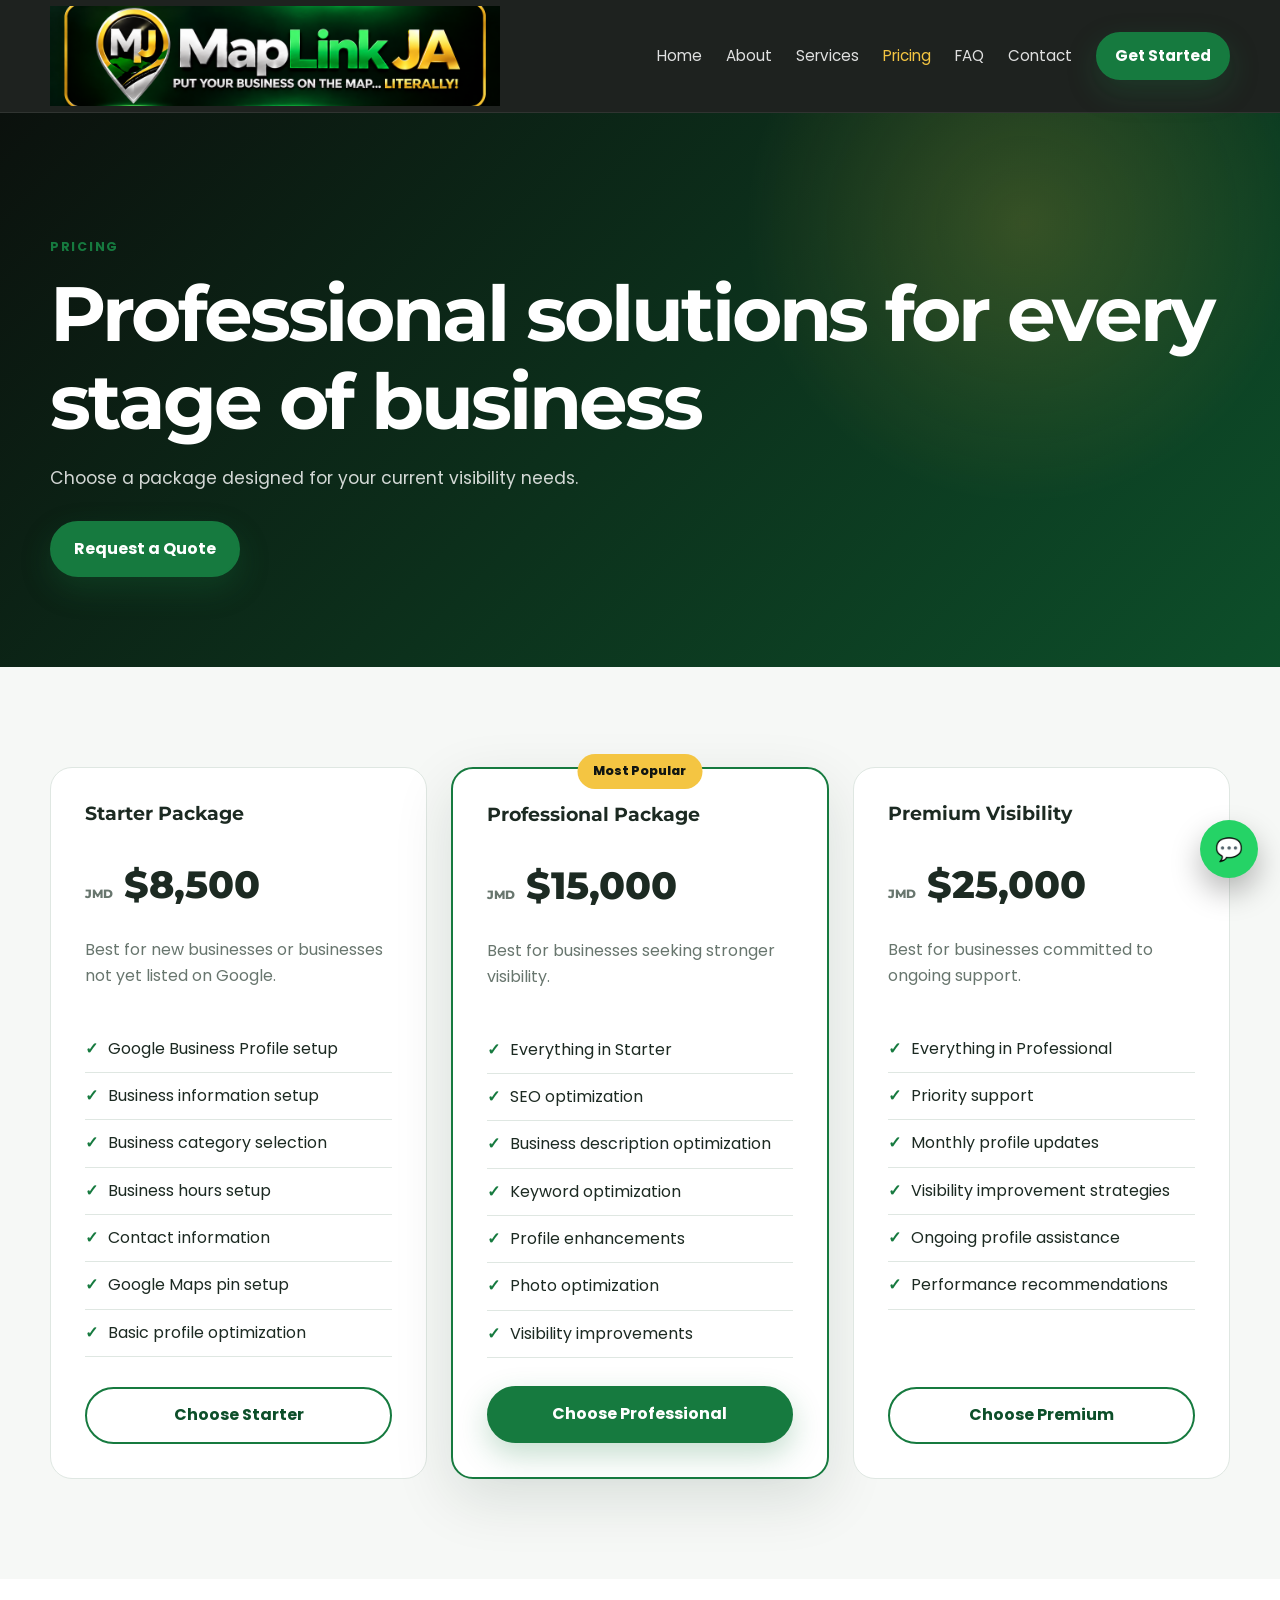
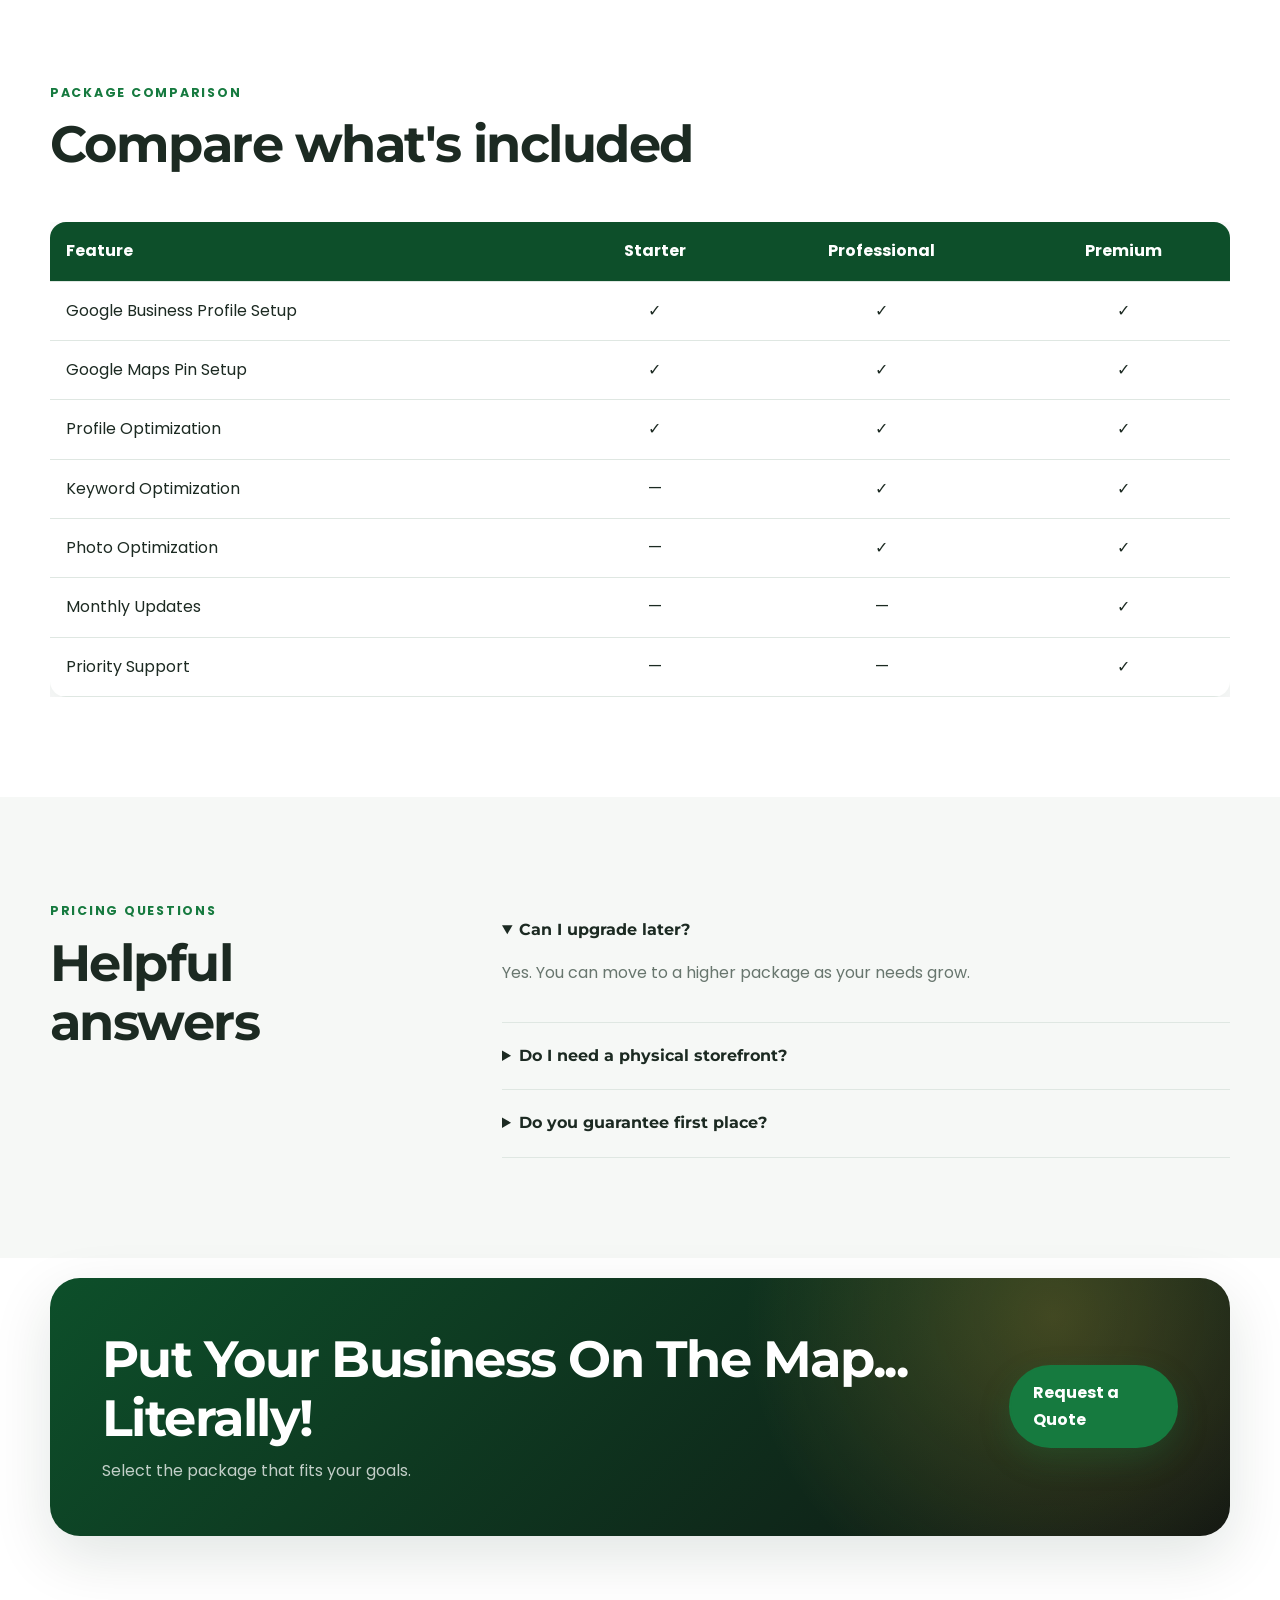
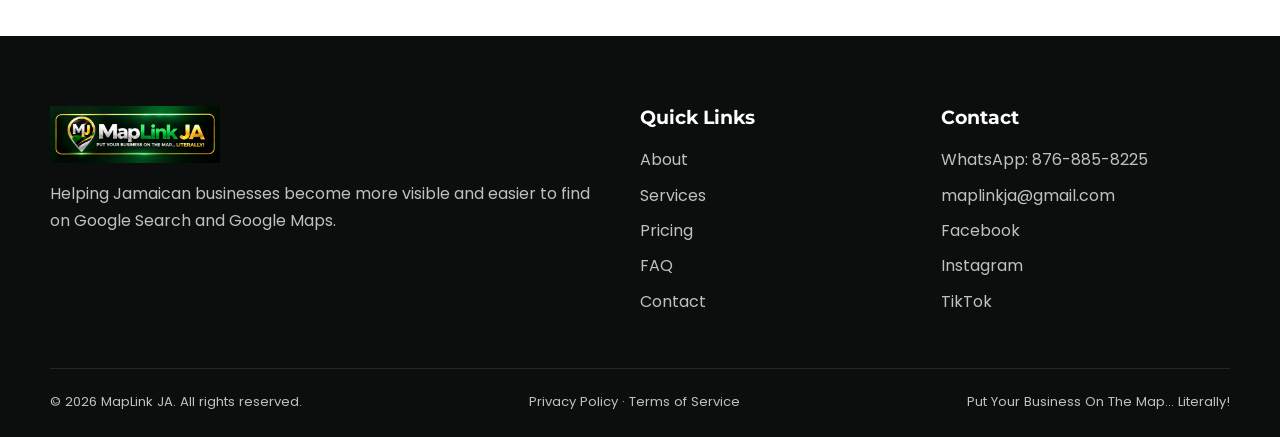
<file: pricing.html>
<!DOCTYPE html>
<html lang="en">
<head>
<meta charset="UTF-8"><meta name="viewport" content="width=device-width, initial-scale=1.0">
<meta name="description" content="View MapLink JA pricing for Starter, Professional, and Premium Visibility packages."><meta name="author" content="MapLink JA">
<meta property="og:title" content="Pricing | MapLink JA"><meta property="og:description" content="View MapLink JA pricing for Starter, Professional, and Premium Visibility packages."><meta property="og:type" content="website"><meta property="og:url" content="https://maplinkjamaica.com"><meta property="og:image" content="images/maplink-ja-logo-horizontal.png">
<title>Pricing | MapLink JA</title>
<link rel="preconnect" href="https://fonts.googleapis.com"><link rel="preconnect" href="https://fonts.gstatic.com" crossorigin>
<link href="https://fonts.googleapis.com/css2?family=Montserrat:wght@600;700;800&family=Poppins:wght@400;500;600&display=swap" rel="stylesheet">
<link rel="stylesheet" href="css/style.css"><script defer src="js/main.js"></script>
</head><body><a class="skip-link" href="#main-content">Skip to content</a>
<header class="site-header" id="top"><div class="container nav-wrap"><a class="brand" href="index.html" aria-label="MapLink JA home"><img src="images/maplink-ja-logo-horizontal.png" alt="MapLink JA logo"></a><button class="menu-toggle" aria-label="Open navigation" aria-expanded="false" aria-controls="site-nav"><span></span><span></span><span></span></button><nav id="site-nav" class="site-nav" aria-label="Primary navigation"><a href="index.html">Home</a>
<a href="about.html">About</a>
<a href="services.html">Services</a>
<a href="pricing.html" aria-current="page" class="active">Pricing</a>
<a href="faq.html">FAQ</a>
<a href="contact.html">Contact</a><a class="btn btn-small" href="contact.html">Get Started</a></nav></div></header>
<main id="main-content"><section class="page-hero"><div class="container reveal"><span class="eyebrow">Pricing</span><h1>Professional solutions for every stage of business</h1><p>Choose a package designed for your current visibility needs.</p><div class="hero-actions"><a class="btn" href="contact.html">Request a Quote</a></div></div></section><section class="section pricing-section"><div class="container"><div class="pricing-grid"><article class="price-card reveal"><h3>Starter Package</h3><p class="price"><span>JMD</span> $8,500</p><p class="price-note">Best for new businesses or businesses not yet listed on Google.</p><ul><li>Google Business Profile setup</li><li>Business information setup</li><li>Business category selection</li><li>Business hours setup</li><li>Contact information</li><li>Google Maps pin setup</li><li>Basic profile optimization</li></ul><a class="btn btn-outline-dark" href="contact.html?package=starter">Choose Starter</a></article><article class="price-card featured reveal"><span class="popular">Most Popular</span><h3>Professional Package</h3><p class="price"><span>JMD</span> $15,000</p><p class="price-note">Best for businesses seeking stronger visibility.</p><ul><li>Everything in Starter</li><li>SEO optimization</li><li>Business description optimization</li><li>Keyword optimization</li><li>Profile enhancements</li><li>Photo optimization</li><li>Visibility improvements</li></ul><a class="btn" href="contact.html?package=professional">Choose Professional</a></article><article class="price-card reveal"><h3>Premium Visibility</h3><p class="price"><span>JMD</span> $25,000</p><p class="price-note">Best for businesses committed to ongoing support.</p><ul><li>Everything in Professional</li><li>Priority support</li><li>Monthly profile updates</li><li>Visibility improvement strategies</li><li>Ongoing profile assistance</li><li>Performance recommendations</li></ul><a class="btn btn-outline-dark" href="contact.html?package=premium">Choose Premium</a></article></div></div></section>
<section class="section"><div class="container"><div class="section-heading reveal"><span class="eyebrow">Package comparison</span><h2>Compare what's included</h2></div><div class="table-wrap reveal"><table class="compare-table"><thead><tr><th>Feature</th><th>Starter</th><th>Professional</th><th>Premium</th></tr></thead><tbody><tr><td>Google Business Profile Setup</td><td>✓</td><td>✓</td><td>✓</td></tr><tr><td>Google Maps Pin Setup</td><td>✓</td><td>✓</td><td>✓</td></tr><tr><td>Profile Optimization</td><td>✓</td><td>✓</td><td>✓</td></tr><tr><td>Keyword Optimization</td><td>—</td><td>✓</td><td>✓</td></tr><tr><td>Photo Optimization</td><td>—</td><td>✓</td><td>✓</td></tr><tr><td>Monthly Updates</td><td>—</td><td>—</td><td>✓</td></tr><tr><td>Priority Support</td><td>—</td><td>—</td><td>✓</td></tr></tbody></table></div></div></section>
<section class="section section-soft"><div class="container faq-layout"><div class="section-heading reveal"><span class="eyebrow">Pricing questions</span><h2>Helpful answers</h2></div><div class="accordion"><details open><summary>Can I upgrade later?</summary><p>Yes. You can move to a higher package as your needs grow.</p></details><details><summary>Do I need a physical storefront?</summary><p>Not always. Eligible service-area businesses may qualify under Google's policies.</p></details><details><summary>Do you guarantee first place?</summary><p>No. Rankings depend on many factors outside our control. We use responsible practices to improve profile quality and visibility.</p></details></div></div></section>
<section class="cta-section"><div class="container cta-card reveal"><div><h2>Put Your Business On The Map... Literally!</h2><p>Select the package that fits your goals.</p></div><a class="btn" href="contact.html">Request a Quote</a></div></section></main>
<a class="whatsapp-float" href="https://wa.me/18768858225?text=Hello%20MapLink%20JA%2C%20I%20would%20like%20help%20putting%20my%20business%20on%20the%20map." target="_blank" rel="noopener" aria-label="Contact MapLink JA on WhatsApp"><span>💬</span></a>
<footer class="site-footer"><div class="container footer-grid"><div><img src="images/maplink-ja-logo-horizontal.png" alt="MapLink JA" class="footer-logo"><p>Helping Jamaican businesses become more visible and easier to find on Google Search and Google Maps.</p></div><div><h3>Quick Links</h3><a href="about.html">About</a><a href="services.html">Services</a><a href="pricing.html">Pricing</a><a href="faq.html">FAQ</a><a href="contact.html">Contact</a></div><div><h3>Contact</h3><a href="https://wa.me/18768858225" target="_blank" rel="noopener">WhatsApp: 876-885-8225</a><a href="mailto:maplinkja@gmail.com">maplinkja@gmail.com</a><a href="https://www.facebook.com/share/19GiQzsgYb/" target="_blank" rel="noopener">Facebook</a><a href="https://www.instagram.com/maplinkja" target="_blank" rel="noopener">Instagram</a><a href="https://www.tiktok.com/@_maplinkja" target="_blank" rel="noopener">TikTok</a></div></div><div class="container footer-bottom"><span>© <span id="current-year"></span> MapLink JA. All rights reserved.</span><span><a href="privacy.html">Privacy Policy</a> · <a href="terms.html">Terms of Service</a></span><span>Put Your Business On The Map... Literally!</span></div></footer></body></html>
</file>
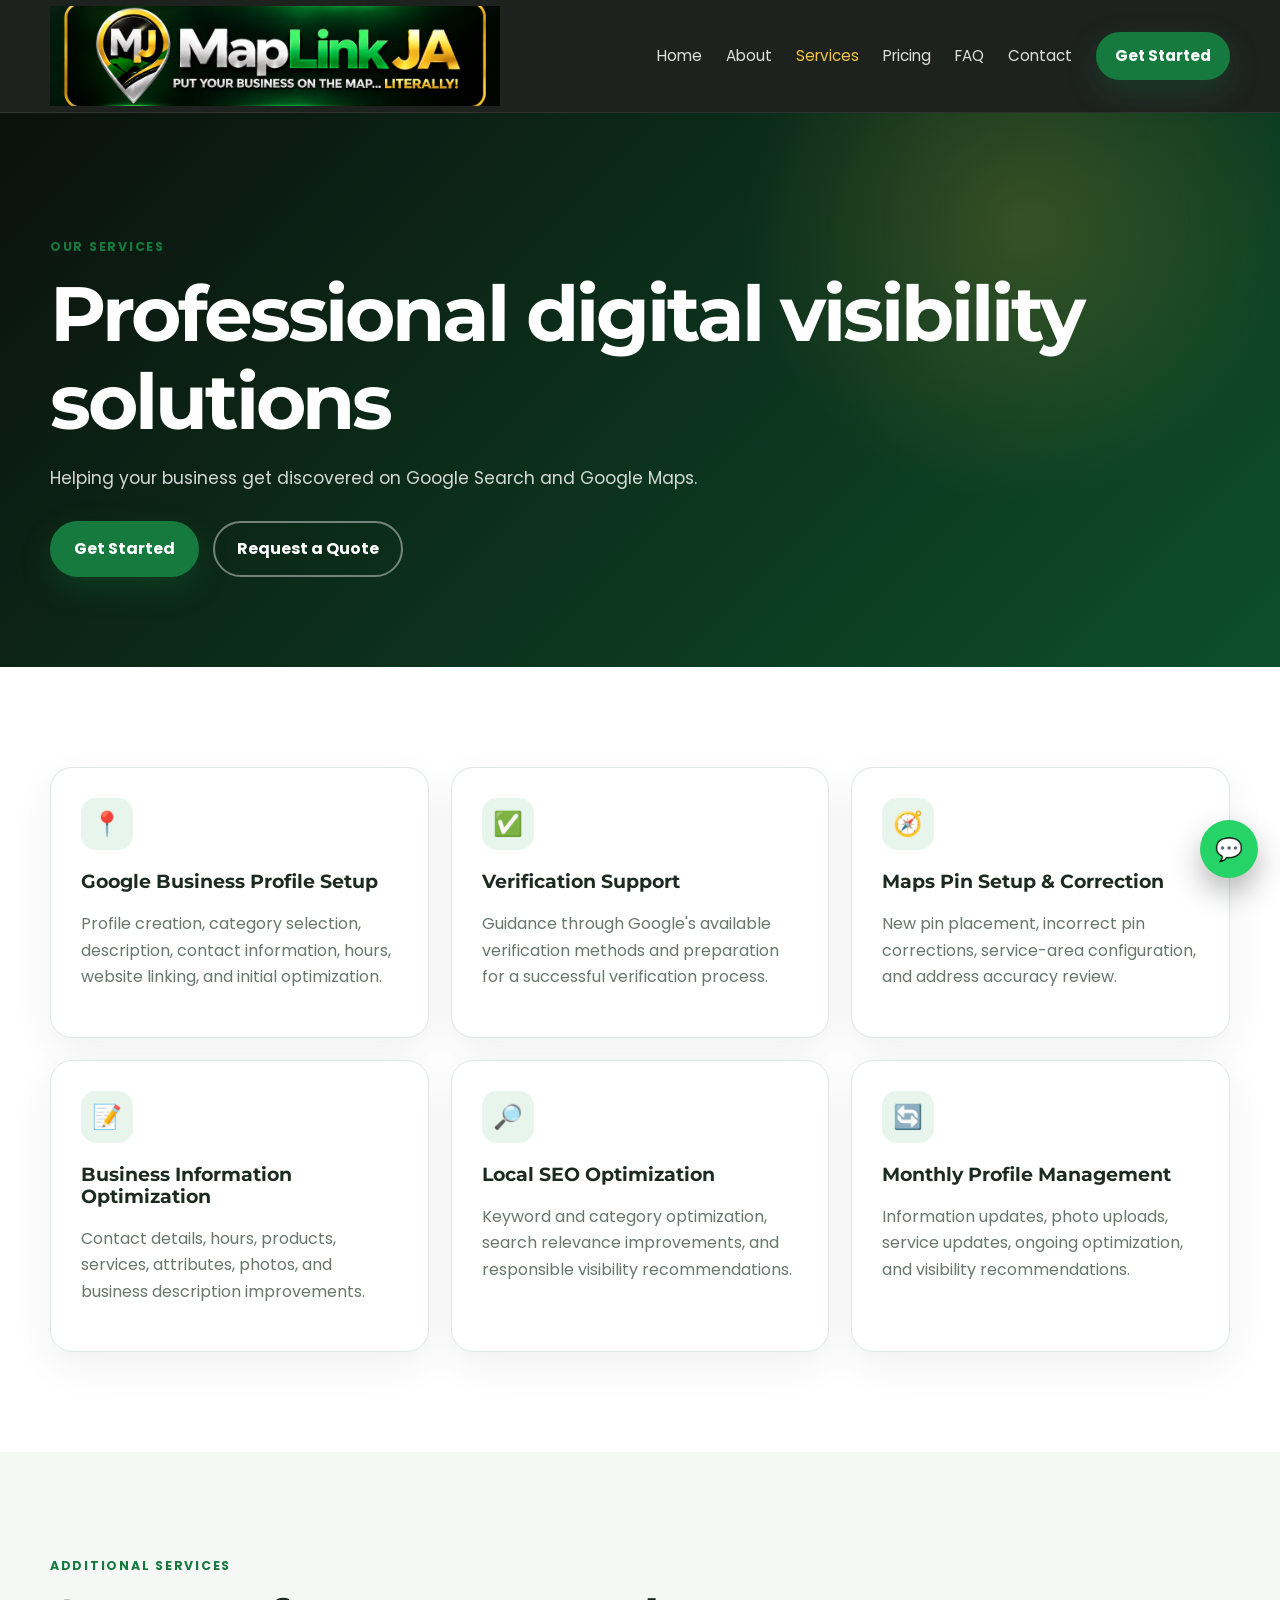
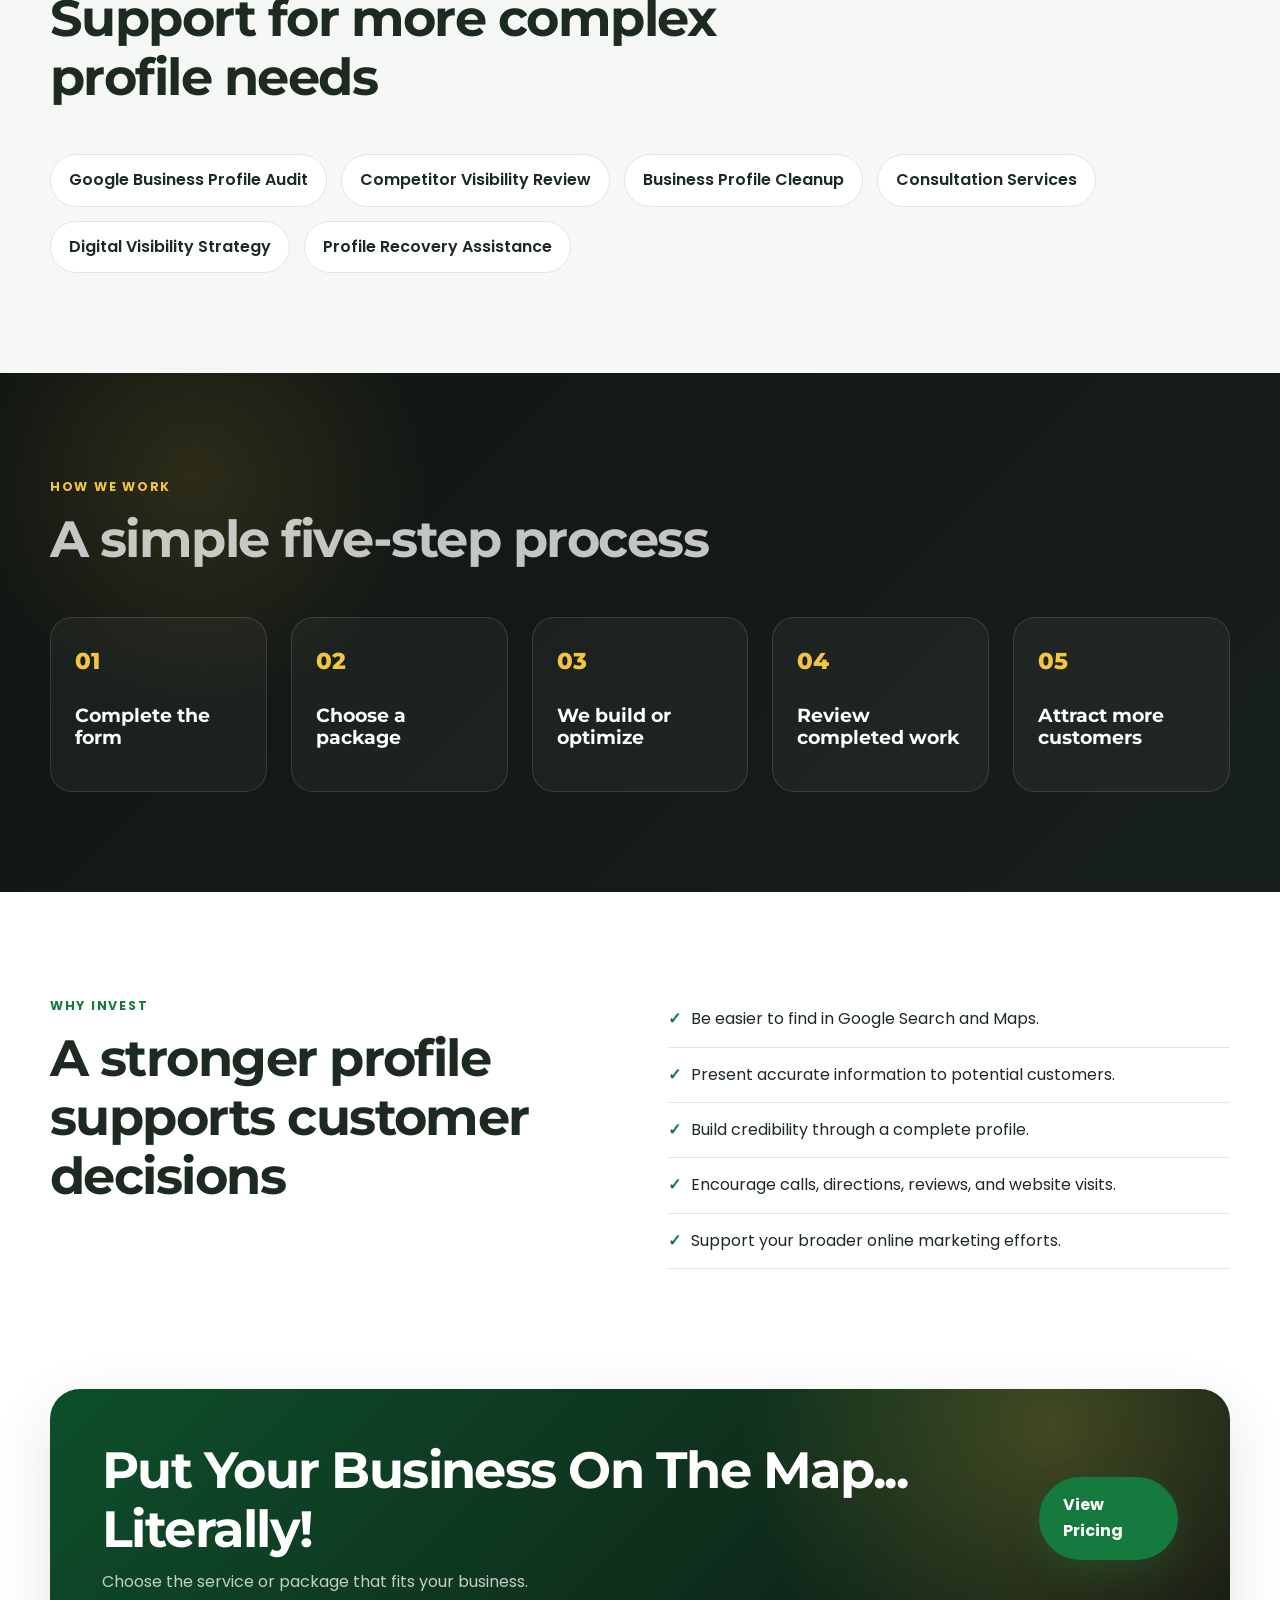
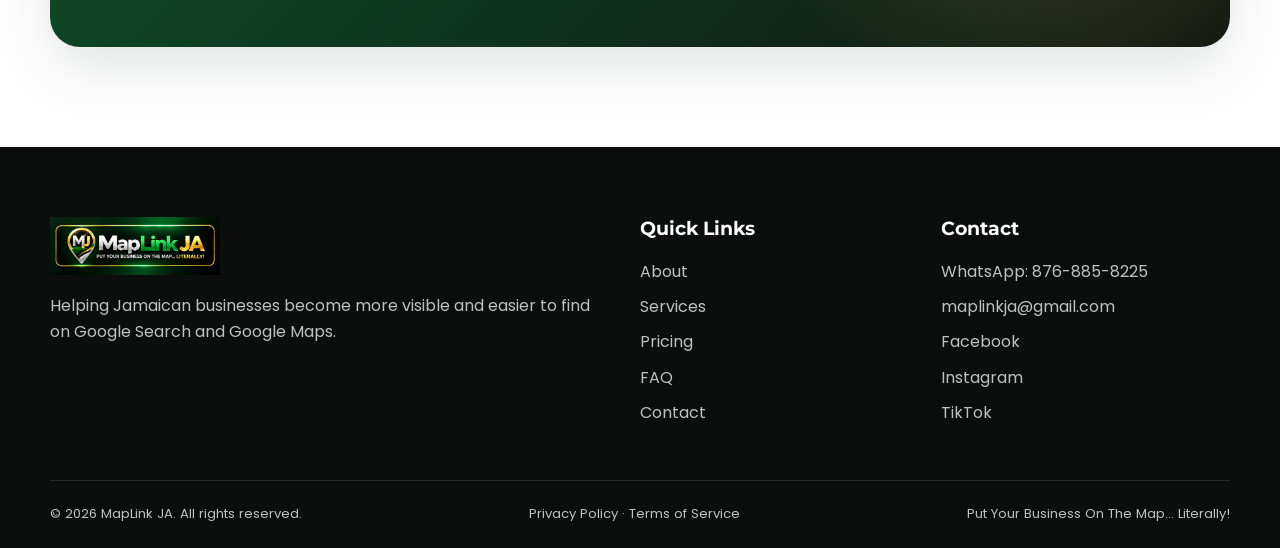
<file: services.html>
<!DOCTYPE html>
<html lang="en">
<head>
<meta charset="UTF-8"><meta name="viewport" content="width=device-width, initial-scale=1.0">
<meta name="description" content="Explore Google Business Profile setup, verification support, map pin correction, local SEO, and profile management services in Jamaica."><meta name="author" content="MapLink JA">
<meta property="og:title" content="Services | MapLink JA"><meta property="og:description" content="Explore Google Business Profile setup, verification support, map pin correction, local SEO, and profile management services in Jamaica."><meta property="og:type" content="website"><meta property="og:url" content="https://maplinkjamaica.com"><meta property="og:image" content="images/maplink-ja-logo-horizontal.png">
<title>Services | MapLink JA</title>
<link rel="preconnect" href="https://fonts.googleapis.com"><link rel="preconnect" href="https://fonts.gstatic.com" crossorigin>
<link href="https://fonts.googleapis.com/css2?family=Montserrat:wght@600;700;800&family=Poppins:wght@400;500;600&display=swap" rel="stylesheet">
<link rel="stylesheet" href="css/style.css"><script defer src="js/main.js"></script>
</head><body><a class="skip-link" href="#main-content">Skip to content</a>
<header class="site-header" id="top"><div class="container nav-wrap"><a class="brand" href="index.html" aria-label="MapLink JA home"><img src="images/maplink-ja-logo-horizontal.png" alt="MapLink JA logo"></a><button class="menu-toggle" aria-label="Open navigation" aria-expanded="false" aria-controls="site-nav"><span></span><span></span><span></span></button><nav id="site-nav" class="site-nav" aria-label="Primary navigation"><a href="index.html">Home</a>
<a href="about.html">About</a>
<a href="services.html" aria-current="page" class="active">Services</a>
<a href="pricing.html">Pricing</a>
<a href="faq.html">FAQ</a>
<a href="contact.html">Contact</a><a class="btn btn-small" href="contact.html">Get Started</a></nav></div></header>
<main id="main-content"><section class="page-hero"><div class="container reveal"><span class="eyebrow">Our services</span><h1>Professional digital visibility solutions</h1><p>Helping your business get discovered on Google Search and Google Maps.</p><div class="hero-actions"><a class="btn" href="contact.html">Get Started</a><a class="btn btn-outline" href="contact.html">Request a Quote</a></div></div></section><section class="section"><div class="container"><div class="card-grid"><article class="service-card reveal"><div class="icon">📍</div><h3>Google Business Profile Setup</h3><p>Profile creation, category selection, description, contact information, hours, website linking, and initial optimization.</p></article><article class="service-card reveal"><div class="icon">✅</div><h3>Verification Support</h3><p>Guidance through Google's available verification methods and preparation for a successful verification process.</p></article><article class="service-card reveal"><div class="icon">🧭</div><h3>Maps Pin Setup & Correction</h3><p>New pin placement, incorrect pin corrections, service-area configuration, and address accuracy review.</p></article><article class="service-card reveal"><div class="icon">📝</div><h3>Business Information Optimization</h3><p>Contact details, hours, products, services, attributes, photos, and business description improvements.</p></article><article class="service-card reveal"><div class="icon">🔎</div><h3>Local SEO Optimization</h3><p>Keyword and category optimization, search relevance improvements, and responsible visibility recommendations.</p></article><article class="service-card reveal"><div class="icon">🔄</div><h3>Monthly Profile Management</h3><p>Information updates, photo uploads, service updates, ongoing optimization, and visibility recommendations.</p></article></div></div></section>
<section class="section section-soft"><div class="container"><div class="section-heading reveal"><span class="eyebrow">Additional services</span><h2>Support for more complex profile needs</h2></div><div class="pill-grid reveal"><span>Google Business Profile Audit</span><span>Competitor Visibility Review</span><span>Business Profile Cleanup</span><span>Consultation Services</span><span>Digital Visibility Strategy</span><span>Profile Recovery Assistance</span></div></div></section>
<section class="section section-dark"><div class="container"><div class="section-heading light reveal"><span class="eyebrow">How we work</span><h2>A simple five-step process</h2></div><div class="steps steps-five"><article class="step"><span class="step-number">01</span><h3>Complete the form</h3></article><article class="step"><span class="step-number">02</span><h3>Choose a package</h3></article><article class="step"><span class="step-number">03</span><h3>We build or optimize</h3></article><article class="step"><span class="step-number">04</span><h3>Review completed work</h3></article><article class="step"><span class="step-number">05</span><h3>Attract more customers</h3></article></div></div></section>
<section class="section"><div class="container split-layout"><div class="reveal"><span class="eyebrow">Why invest</span><h2>A stronger profile supports customer decisions</h2></div><ul class="benefit-list reveal"><li>Be easier to find in Google Search and Maps.</li><li>Present accurate information to potential customers.</li><li>Build credibility through a complete profile.</li><li>Encourage calls, directions, reviews, and website visits.</li><li>Support your broader online marketing efforts.</li></ul></div></section>
<section class="cta-section"><div class="container cta-card reveal"><div><h2>Put Your Business On The Map... Literally!</h2><p>Choose the service or package that fits your business.</p></div><a class="btn" href="pricing.html">View Pricing</a></div></section></main>
<a class="whatsapp-float" href="https://wa.me/18768858225?text=Hello%20MapLink%20JA%2C%20I%20would%20like%20help%20putting%20my%20business%20on%20the%20map." target="_blank" rel="noopener" aria-label="Contact MapLink JA on WhatsApp"><span>💬</span></a>
<footer class="site-footer"><div class="container footer-grid"><div><img src="images/maplink-ja-logo-horizontal.png" alt="MapLink JA" class="footer-logo"><p>Helping Jamaican businesses become more visible and easier to find on Google Search and Google Maps.</p></div><div><h3>Quick Links</h3><a href="about.html">About</a><a href="services.html">Services</a><a href="pricing.html">Pricing</a><a href="faq.html">FAQ</a><a href="contact.html">Contact</a></div><div><h3>Contact</h3><a href="https://wa.me/18768858225" target="_blank" rel="noopener">WhatsApp: 876-885-8225</a><a href="mailto:maplinkja@gmail.com">maplinkja@gmail.com</a><a href="https://www.facebook.com/share/19GiQzsgYb/" target="_blank" rel="noopener">Facebook</a><a href="https://www.instagram.com/maplinkja" target="_blank" rel="noopener">Instagram</a><a href="https://www.tiktok.com/@_maplinkja" target="_blank" rel="noopener">TikTok</a></div></div><div class="container footer-bottom"><span>© <span id="current-year"></span> MapLink JA. All rights reserved.</span><span><a href="privacy.html">Privacy Policy</a> · <a href="terms.html">Terms of Service</a></span><span>Put Your Business On The Map... Literally!</span></div></footer></body></html>
</file>
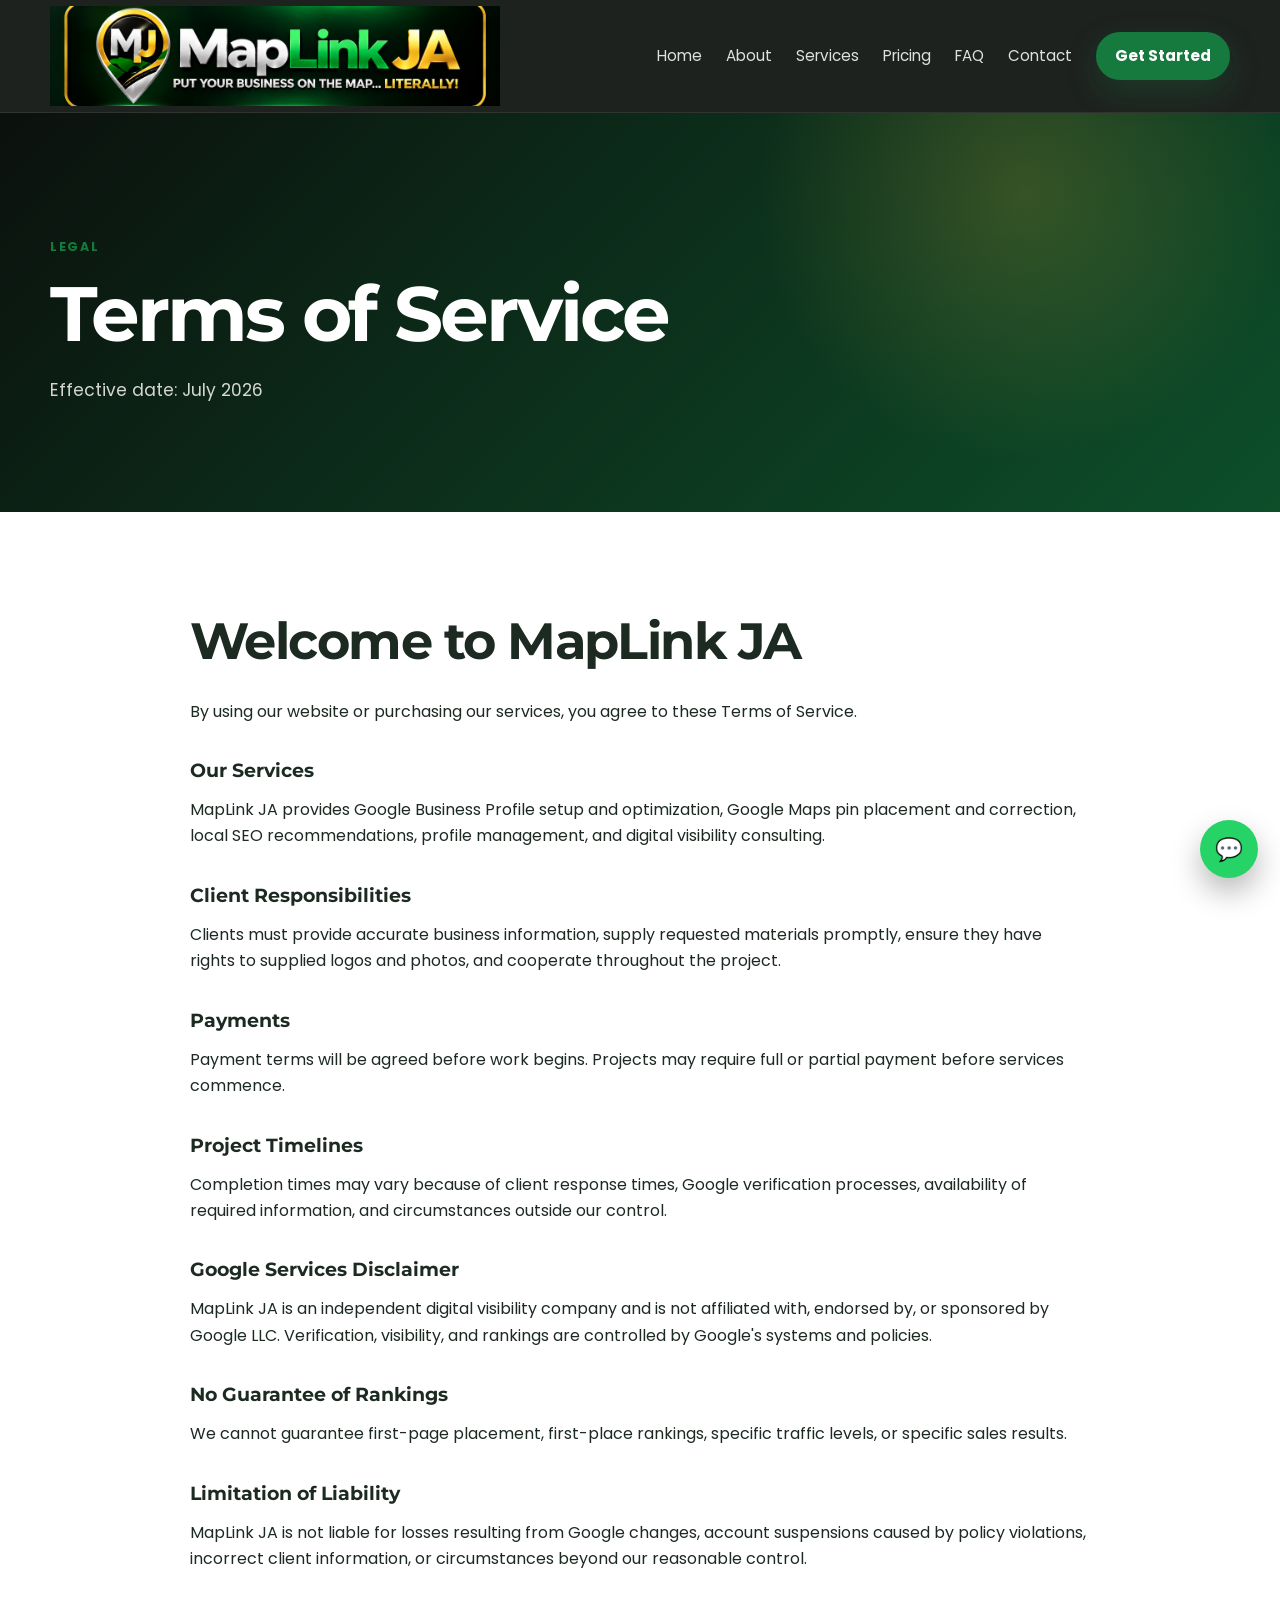
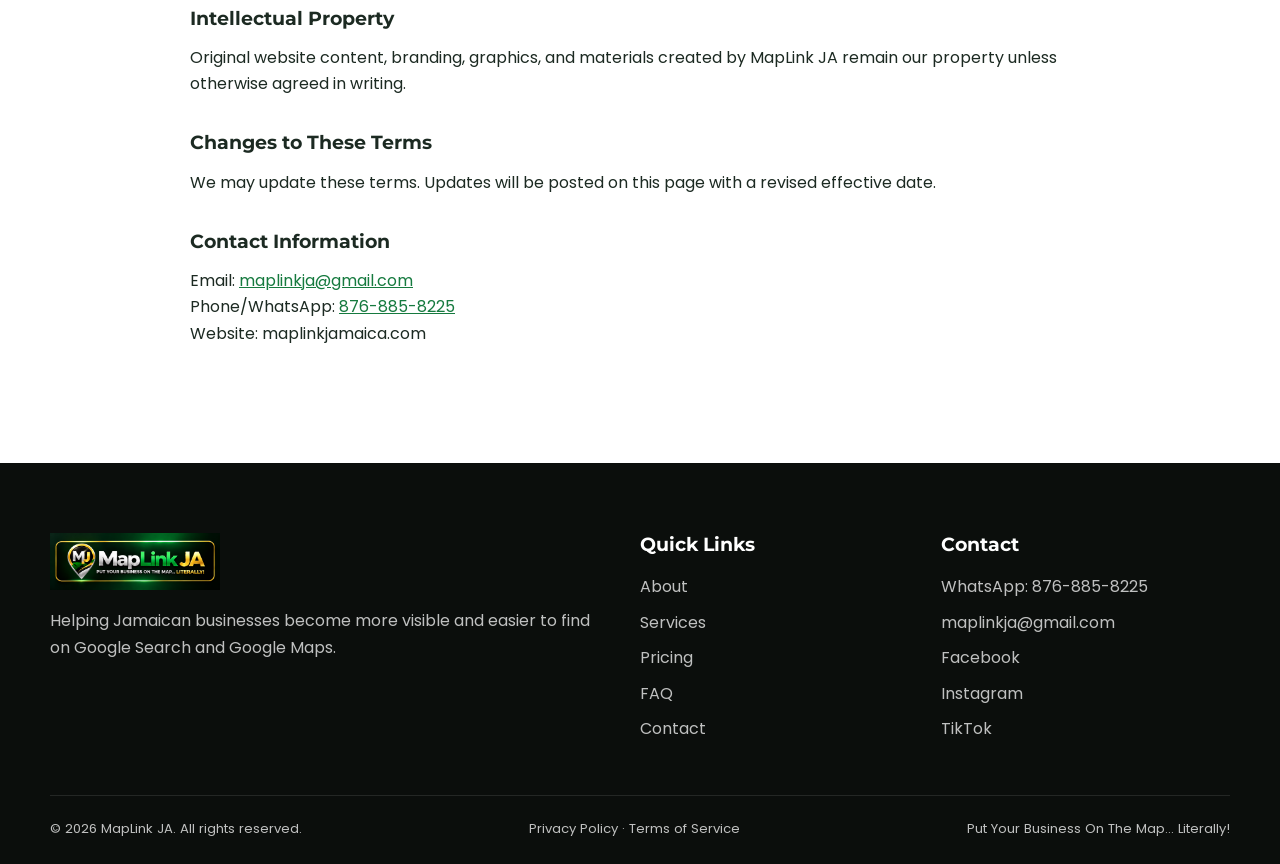
<file: terms.html>
<!DOCTYPE html>
<html lang="en">
<head>
<meta charset="UTF-8"><meta name="viewport" content="width=device-width, initial-scale=1.0">
<meta name="description" content="Read the MapLink JA Terms of Service."><meta name="author" content="MapLink JA">
<meta property="og:title" content="Terms of Service | MapLink JA"><meta property="og:description" content="Read the MapLink JA Terms of Service."><meta property="og:type" content="website"><meta property="og:url" content="https://maplinkjamaica.com"><meta property="og:image" content="images/maplink-ja-logo-horizontal.png">
<title>Terms of Service | MapLink JA</title>
<link rel="preconnect" href="https://fonts.googleapis.com"><link rel="preconnect" href="https://fonts.gstatic.com" crossorigin>
<link href="https://fonts.googleapis.com/css2?family=Montserrat:wght@600;700;800&family=Poppins:wght@400;500;600&display=swap" rel="stylesheet">
<link rel="stylesheet" href="css/style.css"><script defer src="js/main.js"></script>
</head><body><a class="skip-link" href="#main-content">Skip to content</a>
<header class="site-header" id="top"><div class="container nav-wrap"><a class="brand" href="index.html" aria-label="MapLink JA home"><img src="images/maplink-ja-logo-horizontal.png" alt="MapLink JA logo"></a><button class="menu-toggle" aria-label="Open navigation" aria-expanded="false" aria-controls="site-nav"><span></span><span></span><span></span></button><nav id="site-nav" class="site-nav" aria-label="Primary navigation"><a href="index.html">Home</a>
<a href="about.html">About</a>
<a href="services.html">Services</a>
<a href="pricing.html">Pricing</a>
<a href="faq.html">FAQ</a>
<a href="contact.html">Contact</a><a class="btn btn-small" href="contact.html">Get Started</a></nav></div></header>
<main id="main-content"><section class="page-hero"><div class="container reveal"><span class="eyebrow">Legal</span><h1>Terms of Service</h1><p>Effective date: July 2026</p></div></section><section class="section"><div class="container legal-content reveal"><h2>Welcome to MapLink JA</h2><p>By using our website or purchasing our services, you agree to these Terms of Service.</p><h3>Our Services</h3><p>MapLink JA provides Google Business Profile setup and optimization, Google Maps pin placement and correction, local SEO recommendations, profile management, and digital visibility consulting.</p><h3>Client Responsibilities</h3><p>Clients must provide accurate business information, supply requested materials promptly, ensure they have rights to supplied logos and photos, and cooperate throughout the project.</p><h3>Payments</h3><p>Payment terms will be agreed before work begins. Projects may require full or partial payment before services commence.</p><h3>Project Timelines</h3><p>Completion times may vary because of client response times, Google verification processes, availability of required information, and circumstances outside our control.</p><h3>Google Services Disclaimer</h3><p>MapLink JA is an independent digital visibility company and is not affiliated with, endorsed by, or sponsored by Google LLC. Verification, visibility, and rankings are controlled by Google's systems and policies.</p><h3>No Guarantee of Rankings</h3><p>We cannot guarantee first-page placement, first-place rankings, specific traffic levels, or specific sales results.</p><h3>Limitation of Liability</h3><p>MapLink JA is not liable for losses resulting from Google changes, account suspensions caused by policy violations, incorrect client information, or circumstances beyond our reasonable control.</p><h3>Intellectual Property</h3><p>Original website content, branding, graphics, and materials created by MapLink JA remain our property unless otherwise agreed in writing.</p><h3>Changes to These Terms</h3><p>We may update these terms. Updates will be posted on this page with a revised effective date.</p><h3>Contact Information</h3><p>Email: <a href="mailto:maplinkja@gmail.com">maplinkja@gmail.com</a><br>Phone/WhatsApp: <a href="https://wa.me/18768858225">876-885-8225</a><br>Website: maplinkjamaica.com</p></div></section></main>
<a class="whatsapp-float" href="https://wa.me/18768858225?text=Hello%20MapLink%20JA%2C%20I%20would%20like%20help%20putting%20my%20business%20on%20the%20map." target="_blank" rel="noopener" aria-label="Contact MapLink JA on WhatsApp"><span>💬</span></a>
<footer class="site-footer"><div class="container footer-grid"><div><img src="images/maplink-ja-logo-horizontal.png" alt="MapLink JA" class="footer-logo"><p>Helping Jamaican businesses become more visible and easier to find on Google Search and Google Maps.</p></div><div><h3>Quick Links</h3><a href="about.html">About</a><a href="services.html">Services</a><a href="pricing.html">Pricing</a><a href="faq.html">FAQ</a><a href="contact.html">Contact</a></div><div><h3>Contact</h3><a href="https://wa.me/18768858225" target="_blank" rel="noopener">WhatsApp: 876-885-8225</a><a href="mailto:maplinkja@gmail.com">maplinkja@gmail.com</a><a href="https://www.facebook.com/share/19GiQzsgYb/" target="_blank" rel="noopener">Facebook</a><a href="https://www.instagram.com/maplinkja" target="_blank" rel="noopener">Instagram</a><a href="https://www.tiktok.com/@_maplinkja" target="_blank" rel="noopener">TikTok</a></div></div><div class="container footer-bottom"><span>© <span id="current-year"></span> MapLink JA. All rights reserved.</span><span><a href="privacy.html">Privacy Policy</a> · <a href="terms.html">Terms of Service</a></span><span>Put Your Business On The Map... Literally!</span></div></footer></body></html>
</file>
<file: css/style.css>
:root {
  --green: #167a3f;
  --green-dark: #0d4f2a;
  --gold: #f4c542;
  --red: #d9362b;
  --charcoal: #101512;
  --charcoal-2: #18201b;
  --white: #ffffff;
  --off-white: #f6f8f6;
  --text: #1c2a22;
  --muted: #68766e;
  --border: #dfe7e2;
  --shadow: 0 20px 60px rgba(12, 42, 25, 0.12);
  --radius: 22px;
  --container: 1180px;
}

* {
  box-sizing: border-box;
}

html {
  scroll-behavior: smooth;
}

body {
  margin: 0;
  font-family: "Poppins", sans-serif;
  color: var(--text);
  background: var(--white);
  line-height: 1.65;
}

img {
  max-width: 100%;
  display: block;
}

a {
  color: inherit;
  text-decoration: none;
}

button,
select {
  font: inherit;
}

.container {
  width: min(calc(100% - 32px), var(--container));
  margin-inline: auto;
}

.skip-link {
  position: fixed;
  top: -60px;
  left: 16px;
  z-index: 1000;
  background: var(--gold);
  color: var(--charcoal);
  padding: 10px 14px;
  border-radius: 10px;
  font-weight: 700;
}

.skip-link:focus {
  top: 16px;
}

.site-header {
  position: sticky;
  top: 0;
  z-index: 100;
  background: rgba(16, 21, 18, 0.94);
  backdrop-filter: blur(14px);
  border-bottom: 1px solid rgba(255, 255, 255, 0.08);
}

.nav-wrap {
  min-height: 112px;
  display: flex;
  align-items: center;
  justify-content: space-between;
  gap: 24px;
}

/* Official horizontal logo.
   The source PNG contains generous transparent space, so the brand link acts
   as a clean viewing window while the image is enlarged inside it. */
.brand {
  position: relative;
  display: block;
  flex: 0 0 450px;
  width: 450px;
  height: 100px;
  overflow: hidden;
}

.brand img {
  position: absolute;
  top: 50%;
  left: 50%;
  width: 450px;
  height: auto;
  max-width: none;
  max-height: none;
  object-fit: contain;
  transform: translate(-50%, -50%);
}

.site-nav {
  display: flex;
  align-items: center;
  gap: 24px;
  color: var(--white);
  font-size: 0.95rem;
}

.site-nav a:not(.btn) {
  opacity: 0.86;
}

.site-nav a:hover {
  opacity: 1;
  color: var(--gold);
}

.menu-toggle {
  display: none;
  background: none;
  border: 0;
  padding: 8px;
}

.menu-toggle span {
  display: block;
  width: 26px;
  height: 3px;
  background: var(--white);
  margin: 5px 0;
  border-radius: 99px;
}

.hero {
  position: relative;
  overflow: hidden;
  background:
    radial-gradient(circle at 75% 20%, rgba(244, 197, 66, 0.18), transparent 22%),
    radial-gradient(circle at 20% 80%, rgba(22, 122, 63, 0.35), transparent 25%),
    linear-gradient(135deg, #0b110d 0%, #15291c 55%, #0d4f2a 100%);
  color: var(--white);
  min-height: 720px;
  display: grid;
  align-items: center;
}

.hero-grid {
  position: absolute;
  inset: 0;
  opacity: 0.12;
  background-image:
    linear-gradient(rgba(255,255,255,.12) 1px, transparent 1px),
    linear-gradient(90deg, rgba(255,255,255,.12) 1px, transparent 1px);
  background-size: 60px 60px;
  transform: perspective(900px) rotateX(58deg) scale(1.5);
  transform-origin: center bottom;
}

.hero-content {
  position: relative;
  z-index: 2;
  display: grid;
  grid-template-columns: 1.15fr 0.85fr;
  gap: 56px;
  align-items: center;
  padding-block: 110px;
}

.eyebrow {
  display: inline-block;
  text-transform: uppercase;
  letter-spacing: 0.14em;
  font-weight: 700;
  font-size: 0.78rem;
  color: var(--green);
  margin-bottom: 12px;
}

.hero .eyebrow,
.section-dark .eyebrow,
.cta-section .eyebrow {
  color: var(--gold);
}

h1, h2, h3 {
  font-family: "Montserrat", sans-serif;
  line-height: 1.15;
  margin-top: 0;
}

h1 {
  font-size: clamp(2.65rem, 6vw, 5.4rem);
  margin-bottom: 24px;
  letter-spacing: -0.04em;
}

h1 span {
  color: var(--gold);
}

h2 {
  font-size: clamp(2rem, 4vw, 3.35rem);
  letter-spacing: -0.03em;
  margin-bottom: 18px;
}

h3 {
  font-size: 1.2rem;
}

.hero-copy > p {
  max-width: 720px;
  font-size: 1.08rem;
  color: rgba(255,255,255,.82);
}

.hero-actions,
.cta-actions {
  display: flex;
  gap: 14px;
  flex-wrap: wrap;
  margin-top: 32px;
}

.btn {
  display: inline-flex;
  align-items: center;
  justify-content: center;
  gap: 8px;
  min-height: 50px;
  padding: 13px 22px;
  border-radius: 999px;
  border: 2px solid var(--green);
  background: var(--green);
  color: var(--white);
  font-weight: 700;
  cursor: pointer;
  box-shadow: 0 12px 30px rgba(22, 122, 63, 0.25);
  transition: .25s ease;
}

.btn:hover {
  transform: translateY(-2px);
  background: var(--green-dark);
  border-color: var(--green-dark);
}

.btn-small {
  min-height: 42px;
  padding: 9px 17px;
}

.btn-outline {
  background: transparent;
  border-color: rgba(255,255,255,.42);
  box-shadow: none;
}

.btn-outline:hover {
  background: var(--white);
  color: var(--charcoal);
  border-color: var(--white);
}

.btn-outline-dark {
  background: transparent;
  color: var(--green-dark);
  box-shadow: none;
}

.hero-points {
  display: flex;
  flex-wrap: wrap;
  gap: 12px 20px;
  margin-top: 28px;
  color: rgba(255,255,255,.76);
  font-size: .9rem;
}

.map-card {
  position: relative;
  min-height: 470px;
  border-radius: 32px;
  background:
    linear-gradient(135deg, rgba(255,255,255,.11), rgba(255,255,255,.03)),
    #14231a;
  border: 1px solid rgba(255,255,255,.15);
  box-shadow: 0 40px 100px rgba(0,0,0,.4);
  overflow: hidden;
}

.map-lines {
  position: absolute;
  inset: -10%;
  background:
    linear-gradient(32deg, transparent 44%, rgba(244,197,66,.25) 45%, rgba(244,197,66,.25) 47%, transparent 48%),
    linear-gradient(118deg, transparent 44%, rgba(255,255,255,.1) 45%, rgba(255,255,255,.1) 47%, transparent 48%);
  background-size: 180px 160px;
  transform: rotate(-8deg);
}

.jamaica-shape {
  position: absolute;
  left: 12%;
  right: 10%;
  top: 36%;
  padding: 34px 20px;
  border-radius: 50% 55% 45% 50% / 40% 50% 46% 52%;
  transform: rotate(-8deg);
  background: linear-gradient(135deg, #1c914c, #0f6132);
  border: 6px solid var(--gold);
  color: rgba(255,255,255,.4);
  font-family: "Montserrat";
  font-weight: 800;
  text-align: center;
  letter-spacing: .38em;
  box-shadow: inset 0 0 45px rgba(0,0,0,.25), 0 30px 50px rgba(0,0,0,.28);
}

.pin {
  position: absolute;
  border-radius: 50% 50% 50% 0;
  transform: rotate(-45deg);
  background: var(--red);
  box-shadow: 0 12px 30px rgba(217,54,43,.38);
}

.pin-main {
  width: 82px;
  height: 82px;
  top: 20%;
  left: 56%;
  animation: drop 1.2s cubic-bezier(.2,.8,.2,1) both, float 3s 1.3s ease-in-out infinite;
}

.pin-main span {
  position: absolute;
  inset: 22px;
  border-radius: 50%;
  background: var(--white);
}

.pin-small {
  width: 28px;
  height: 28px;
  background: var(--gold);
}

.pin-1 { top: 59%; left: 28%; }
.pin-2 { top: 66%; left: 66%; }
.pin-3 { top: 40%; left: 78%; }

.status-card {
  position: absolute;
  left: 28px;
  bottom: 28px;
  padding: 16px 18px;
  border-radius: 16px;
  background: rgba(255,255,255,.94);
  color: var(--text);
  box-shadow: var(--shadow);
}

.status-card strong,
.status-card span {
  display: block;
}

.status-card span {
  font-size: .86rem;
  color: var(--green);
}

@keyframes drop {
  from { opacity: 0; transform: translateY(-120px) rotate(-45deg) scale(.7); }
  to { opacity: 1; transform: translateY(0) rotate(-45deg) scale(1); }
}

@keyframes float {
  0%,100% { translate: 0 0; }
  50% { translate: 0 -10px; }
}

.trust-strip {
  background: var(--off-white);
  border-bottom: 1px solid var(--border);
}

.trust-grid {
  display: grid;
  grid-template-columns: repeat(4, 1fr);
}

.trust-grid div {
  padding: 26px 20px;
  border-right: 1px solid var(--border);
}

.trust-grid div:last-child {
  border-right: 0;
}

.trust-grid strong,
.trust-grid span {
  display: block;
}

.trust-grid span {
  color: var(--muted);
  font-size: .86rem;
}

.section {
  padding: 100px 0;
}

.section-heading {
  max-width: 760px;
  margin-bottom: 48px;
}

.section-heading p {
  color: var(--muted);
  font-size: 1.02rem;
}

.section-heading.light p,
.section-dark {
  color: rgba(255,255,255,.75);
}

.card-grid {
  display: grid;
  grid-template-columns: repeat(3, 1fr);
  gap: 22px;
}

.service-card {
  padding: 30px;
  border: 1px solid var(--border);
  border-radius: var(--radius);
  background: var(--white);
  box-shadow: 0 14px 40px rgba(16,21,18,.06);
  transition: .25s ease;
}

.service-card:hover {
  transform: translateY(-7px);
  border-color: rgba(22,122,63,.35);
  box-shadow: var(--shadow);
}

.icon {
  width: 52px;
  height: 52px;
  display: grid;
  place-items: center;
  border-radius: 15px;
  background: #e8f5ed;
  font-size: 1.5rem;
  margin-bottom: 20px;
}

.service-card p,
.step p,
.price-note {
  color: var(--muted);
}

.section-dark {
  background:
    radial-gradient(circle at 15% 20%, rgba(244,197,66,.12), transparent 20%),
    linear-gradient(135deg, var(--charcoal), var(--charcoal-2));
}

.steps {
  display: grid;
  grid-template-columns: repeat(3, 1fr);
  gap: 24px;
}

.step {
  padding: 32px;
  border: 1px solid rgba(255,255,255,.12);
  border-radius: var(--radius);
  background: rgba(255,255,255,.04);
}

.step-number {
  display: inline-flex;
  color: var(--gold);
  font-size: 2rem;
  font-family: "Montserrat";
  font-weight: 800;
  margin-bottom: 24px;
}

.step h3 {
  color: var(--white);
}

.checker-layout {
  display: grid;
  grid-template-columns: .8fr 1.2fr;
  gap: 56px;
  align-items: start;
}

.check-list {
  padding: 0;
  list-style: none;
}

.check-list li {
  margin: 12px 0;
}

.check-list li::before {
  content: "✓";
  color: var(--green);
  font-weight: 800;
  margin-right: 10px;
}

.checker-card {
  padding: 30px;
  border: 1px solid var(--border);
  border-radius: var(--radius);
  box-shadow: var(--shadow);
  background: var(--white);
}

.checker-card fieldset {
  border: 0;
  padding: 0;
  margin: 0;
}

.checker-card legend {
  font-family: "Montserrat";
  font-size: 1.5rem;
  font-weight: 800;
  margin-bottom: 20px;
}

.checker-card label {
  display: block;
  margin-bottom: 18px;
  font-weight: 600;
}

.checker-card select {
  width: 100%;
  display: block;
  margin-top: 8px;
  padding: 13px 14px;
  border: 1px solid var(--border);
  border-radius: 12px;
  background: var(--off-white);
  color: var(--text);
}

.score-result {
  margin-top: 26px;
  padding-top: 26px;
  border-top: 1px solid var(--border);
  display: grid;
  grid-template-columns: auto 1fr;
  gap: 18px;
  align-items: center;
}

.score-circle {
  width: 110px;
  height: 110px;
  border-radius: 50%;
  display: grid;
  place-content: center;
  text-align: center;
  background: conic-gradient(var(--green) 0deg, #e5ece8 0deg);
  border: 9px solid var(--white);
  box-shadow: 0 0 0 1px var(--border);
}

.score-circle span {
  font-family: "Montserrat";
  font-weight: 800;
  font-size: 2rem;
  line-height: 1;
}

.score-circle small {
  color: var(--muted);
}

.text-link {
  color: var(--green);
  font-weight: 700;
}

.pricing-section {
  background: var(--off-white);
}

.pricing-grid {
  display: grid;
  grid-template-columns: repeat(3, 1fr);
  gap: 24px;
  align-items: stretch;
}

.price-card {
  position: relative;
  padding: 34px;
  border-radius: var(--radius);
  background: var(--white);
  border: 1px solid var(--border);
  display: flex;
  flex-direction: column;
}

.price-card.featured {
  border: 2px solid var(--green);
  box-shadow: var(--shadow);
  transform: translateY(-10px);
}

.popular {
  position: absolute;
  top: -15px;
  left: 50%;
  transform: translateX(-50%);
  background: var(--gold);
  color: var(--charcoal);
  padding: 7px 16px;
  border-radius: 999px;
  font-weight: 800;
  font-size: .78rem;
  white-space: nowrap;
}

.price {
  font-family: "Montserrat";
  font-size: 2.4rem;
  font-weight: 800;
  margin: 10px 0 4px;
}

.price span {
  font-size: .75rem;
  color: var(--muted);
}

.price-card ul {
  list-style: none;
  padding: 0;
  margin: 20px 0 28px;
  flex: 1;
}

.price-card li {
  padding: 10px 0;
  border-bottom: 1px solid var(--border);
}

.price-card li::before {
  content: "✓";
  color: var(--green);
  font-weight: 800;
  margin-right: 10px;
}

.testimonial-grid {
  display: grid;
  grid-template-columns: repeat(3, 1fr);
  gap: 22px;
}

.testimonial {
  margin: 0;
  padding: 28px;
  background: var(--charcoal);
  color: var(--white);
  border-radius: var(--radius);
}

.testimonial footer {
  color: var(--gold);
  font-size: .86rem;
}

.disclaimer {
  color: var(--muted);
  font-size: .85rem;
  margin-top: 18px;
}

.faq-layout {
  display: grid;
  grid-template-columns: .7fr 1.3fr;
  gap: 60px;
}

.accordion details {
  border-bottom: 1px solid var(--border);
  padding: 20px 0;
}

.accordion summary {
  cursor: pointer;
  font-family: "Montserrat";
  font-weight: 700;
  padding-right: 28px;
}

.accordion p {
  color: var(--muted);
}

.cta-section {
  padding: 20px 0 100px;
}

.cta-card {
  display: flex;
  justify-content: space-between;
  align-items: center;
  gap: 34px;
  padding: 52px;
  border-radius: 30px;
  background:
    radial-gradient(circle at 85% 15%, rgba(244,197,66,.22), transparent 30%),
    linear-gradient(135deg, var(--green-dark), var(--charcoal));
  color: var(--white);
  box-shadow: var(--shadow);
}

.cta-card h2 {
  margin-bottom: 10px;
}

.cta-card p {
  color: rgba(255,255,255,.75);
  margin: 0;
}

.whatsapp-float {
  position: fixed;
  right: 22px;
  bottom: 22px;
  z-index: 90;
  width: 58px;
  height: 58px;
  display: grid;
  place-items: center;
  border-radius: 50%;
  background: #25d366;
  color: white;
  box-shadow: 0 14px 30px rgba(0,0,0,.28);
  font-size: 1.4rem;
}

.site-footer {
  background: #0b0e0c;
  color: rgba(255,255,255,.74);
  padding: 70px 0 24px;
}

.footer-grid {
  display: grid;
  grid-template-columns: 1.5fr .7fr .8fr;
  gap: 48px;
}

.footer-grid h3 {
  color: var(--white);
}

.footer-grid a,
.footer-grid span {
  display: block;
  margin: 9px 0;
}

.footer-logo {
  width: 170px;
  margin-bottom: 18px;
}

.footer-bottom {
  display: flex;
  justify-content: space-between;
  gap: 20px;
  border-top: 1px solid rgba(255,255,255,.1);
  margin-top: 44px;
  padding-top: 22px;
  font-size: .82rem;
}

.reveal {
  opacity: 0;
  transform: translateY(20px);
  transition: opacity .7s ease, transform .7s ease;
}

.reveal.visible {
  opacity: 1;
  transform: translateY(0);
}

@media (max-width: 960px) {
  .menu-toggle {
    display: block;
  }

  .site-nav {
    display: none;
    position: absolute;
    top: 100%;
    left: 0;
    right: 0;
    padding: 22px 16px 28px;
    flex-direction: column;
    align-items: stretch;
    background: var(--charcoal);
    border-top: 1px solid rgba(255,255,255,.08);
  }

  .site-nav.open {
    display: flex;
  }

  .hero-content,
  .checker-layout,
  .faq-layout {
    grid-template-columns: 1fr;
  }

  .hero {
    min-height: auto;
  }

  .hero-content {
    padding-block: 90px;
  }

  .hero-visual {
    max-width: 620px;
    width: 100%;
    margin-inline: auto;
  }

  .trust-grid,
  .card-grid,
  .steps,
  .pricing-grid,
  .testimonial-grid {
    grid-template-columns: repeat(2, 1fr);
  }

  .price-card.featured {
    transform: none;
  }

  .cta-card {
    align-items: flex-start;
    flex-direction: column;
  }
}

@media (min-width: 641px) and (max-width: 960px) {
  .nav-wrap {
    min-height: 104px;
  }

  .brand {
    flex-basis: 300px;
    width: 300px;
    height: 90px;
  }

  .brand img {
    width: 390px;
  }
}

@media (max-width: 640px) {
  .nav-wrap {
    min-height: 96px;
    gap: 14px;
  }

  .brand {
    flex-basis: 250px;
    width: 250px;
    height: 84px;
  }

  .brand img {
    width: 330px;
  }

  .hero-content {
    padding-block: 72px;
  }

  .hero-actions .btn,
  .cta-actions .btn {
    width: 100%;
  }

  .hero-points {
    display: grid;
  }

  .map-card {
    min-height: 360px;
  }

  .pin-main {
    width: 66px;
    height: 66px;
  }

  .pin-main span {
    inset: 18px;
  }

  .trust-grid,
  .card-grid,
  .steps,
  .pricing-grid,
  .testimonial-grid {
    grid-template-columns: 1fr;
  }

  .trust-grid div {
    border-right: 0;
    border-bottom: 1px solid var(--border);
  }

  .section {
    padding: 78px 0;
  }

  .checker-card,
  .service-card,
  .step,
  .price-card {
    padding: 24px;
  }

  .score-result {
    grid-template-columns: 1fr;
  }

  .cta-card {
    padding: 34px 24px;
  }

  .footer-grid {
    grid-template-columns: 1fr;
  }

  .footer-bottom {
    flex-direction: column;
  }
}

@media (prefers-reduced-motion: reduce) {
  html {
    scroll-behavior: auto;
  }

  *,
  *::before,
  *::after {
    animation: none !important;
    transition: none !important;
  }

  .reveal {
    opacity: 1;
    transform: none;
  }
}

/* Multi-page additions */
.site-nav a.active,.site-nav a[aria-current="page"]{color:var(--gold);opacity:1}
.page-hero{padding:120px 0 90px;background:radial-gradient(circle at 80% 20%,rgba(244,197,66,.18),transparent 25%),linear-gradient(135deg,#0b110d,#0d4f2a);color:var(--white)}
.page-hero h1{font-size:clamp(2.5rem,6vw,4.8rem);margin-bottom:18px}.page-hero p{max-width:780px;color:rgba(255,255,255,.82);font-size:1.08rem}.page-hero .hero-actions{margin-top:28px}.section-soft{background:var(--off-white)}
.split-layout{display:grid;grid-template-columns:1fr 1fr;gap:56px;align-items:start}.info-panel,.feature-panel{padding:34px;border-radius:var(--radius);background:var(--white);border:1px solid var(--border);box-shadow:var(--shadow)}
.two-card-grid{display:grid;grid-template-columns:1fr 1fr;gap:24px}.founder-quote{margin:0;padding:40px;border-left:5px solid var(--gold);font-family:"Montserrat";font-size:clamp(1.5rem,3vw,2.3rem);color:var(--white)}
.center-action{text-align:center;margin-top:36px}.steps-five{grid-template-columns:repeat(5,1fr)}.steps-five .step{padding:24px}.steps-five .step-number{font-size:1.45rem}
.pill-grid{display:flex;flex-wrap:wrap;gap:14px}.pill-grid span{padding:12px 18px;border:1px solid var(--border);border-radius:999px;background:var(--white);font-weight:600}.benefit-list{list-style:none;padding:0;margin:0}.benefit-list li{padding:14px 0;border-bottom:1px solid var(--border)}.benefit-list li:before{content:"✓";color:var(--green);font-weight:800;margin-right:10px}.light-list{color:rgba(255,255,255,.82)}.light-list li{border-color:rgba(255,255,255,.14)}.light-list li:before{color:var(--gold)}
.table-wrap{overflow-x:auto}.compare-table{width:100%;border-collapse:collapse;background:var(--white);border-radius:16px;overflow:hidden;box-shadow:var(--shadow)}.compare-table th,.compare-table td{padding:16px;text-align:center;border-bottom:1px solid var(--border)}.compare-table th:first-child,.compare-table td:first-child{text-align:left}.compare-table thead{background:var(--green-dark);color:var(--white)}
.contact-grid,.social-grid{display:grid;grid-template-columns:repeat(3,1fr);gap:24px}.contact-card,.social-card{padding:30px;border:1px solid var(--border);border-radius:var(--radius);background:var(--white);box-shadow:0 14px 40px rgba(16,21,18,.06)}.contact-card a,.social-card span{color:var(--green);font-weight:700}.social-card{transition:.25s ease}.social-card:hover{transform:translateY(-5px);box-shadow:var(--shadow)}.hours-list div{display:flex;justify-content:space-between;gap:20px;padding:15px 0;border-bottom:1px solid var(--border)}
.legal-content{max-width:900px}.legal-content h2{margin-bottom:28px}.legal-content h3{margin-top:34px;margin-bottom:8px}.legal-content a{color:var(--green);text-decoration:underline}.footer-bottom a{display:inline}
@media(max-width:1100px){.steps-five{grid-template-columns:repeat(3,1fr)}}
@media(max-width:960px){.split-layout,.two-card-grid{grid-template-columns:1fr}.contact-grid,.social-grid{grid-template-columns:repeat(2,1fr)}}
@media(max-width:640px){.page-hero{padding:90px 0 70px}.contact-grid,.social-grid,.steps-five{grid-template-columns:1fr}.footer-bottom{flex-direction:column}.hours-list div{align-items:flex-start;flex-direction:column;gap:4px}}

/* Approved Week 1B homepage visual */
.approved-home-visual {
  position: relative;
  margin: 0;
  min-height: 470px;
  border-radius: 30px;
  overflow: hidden;
  border: 1px solid rgba(255, 255, 255, 0.16);
  background: #07140c;
  box-shadow: 0 40px 100px rgba(0, 0, 0, 0.42);
}

.approved-home-visual::after {
  content: "";
  position: absolute;
  inset: 0;
  pointer-events: none;
  background: linear-gradient(180deg, transparent 55%, rgba(2, 12, 6, 0.78) 100%);
}

.approved-home-visual img {
  width: 100%;
  height: 470px;
  object-fit: cover;
  object-position: center;
}

.approved-home-visual figcaption {
  position: absolute;
  z-index: 2;
  left: 24px;
  right: 24px;
  bottom: 22px;
  display: flex;
  align-items: center;
  justify-content: space-between;
  gap: 16px;
  padding: 15px 18px;
  border-radius: 999px;
  color: var(--charcoal);
  background: rgba(255, 255, 255, 0.94);
  box-shadow: 0 16px 40px rgba(0, 0, 0, 0.28);
}

.approved-home-visual figcaption strong {
  font-family: "Montserrat", sans-serif;
  font-size: 1rem;
}

.approved-home-visual figcaption span {
  color: #526158;
  font-size: 0.82rem;
  text-align: right;
}

@media (max-width: 760px) {
  .approved-home-visual,
  .approved-home-visual img {
    min-height: 350px;
    height: 350px;
  }

  .approved-home-visual figcaption {
    left: 14px;
    right: 14px;
    bottom: 14px;
    border-radius: 18px;
    align-items: flex-start;
    flex-direction: column;
    gap: 2px;
  }

  .approved-home-visual figcaption span {
    text-align: left;
  }
}
</file>
